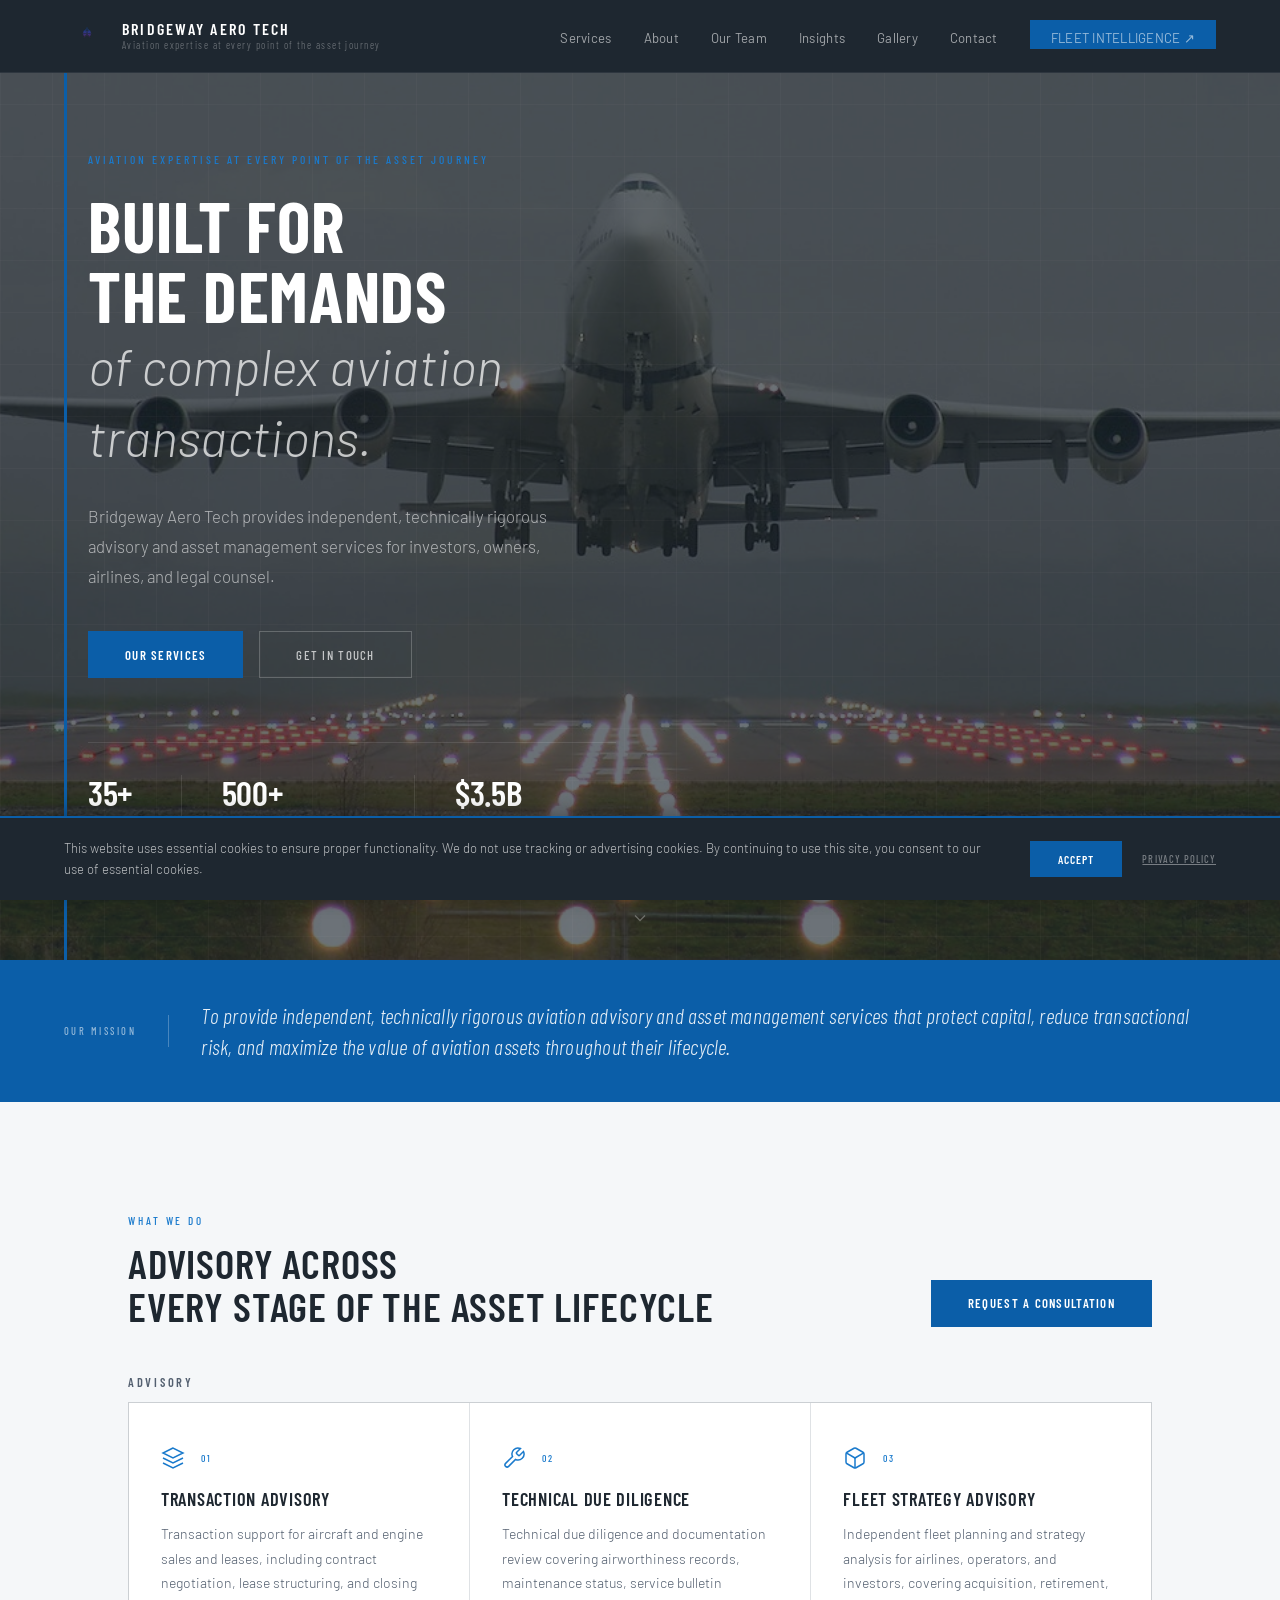
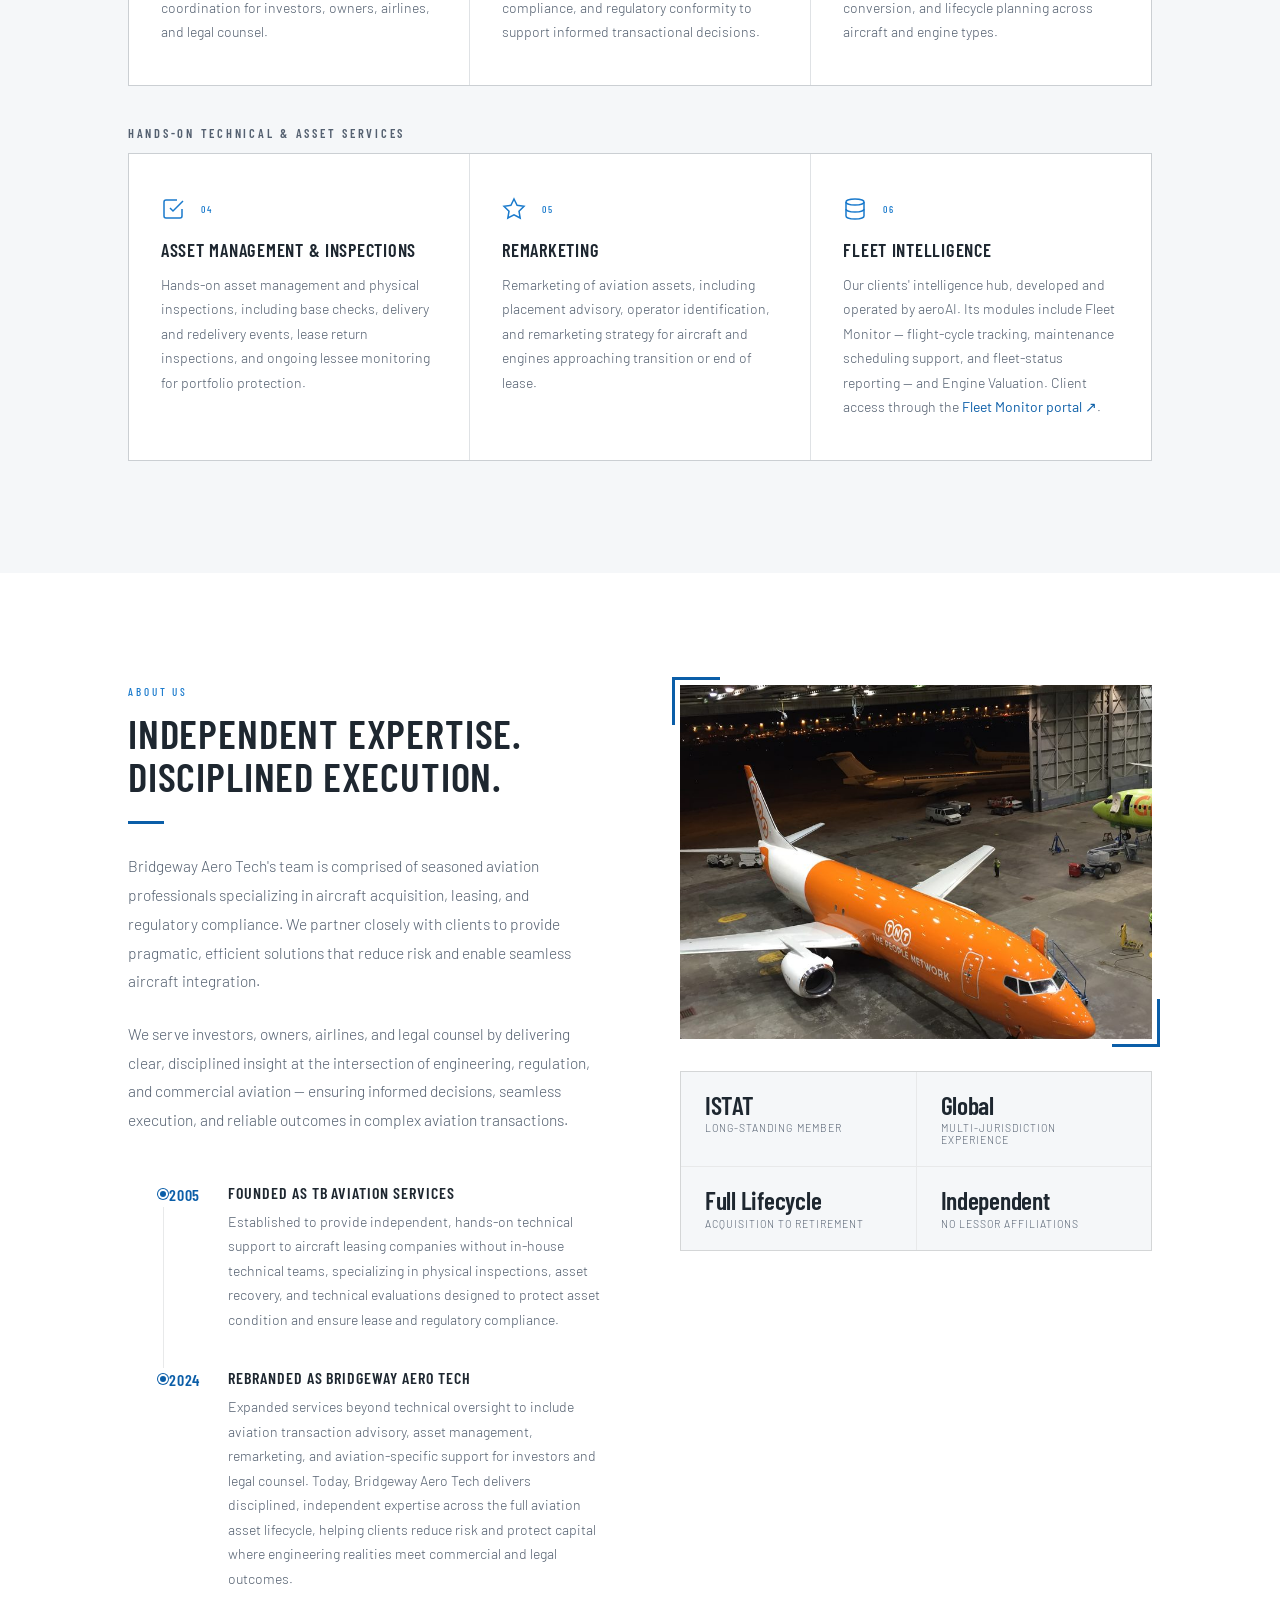
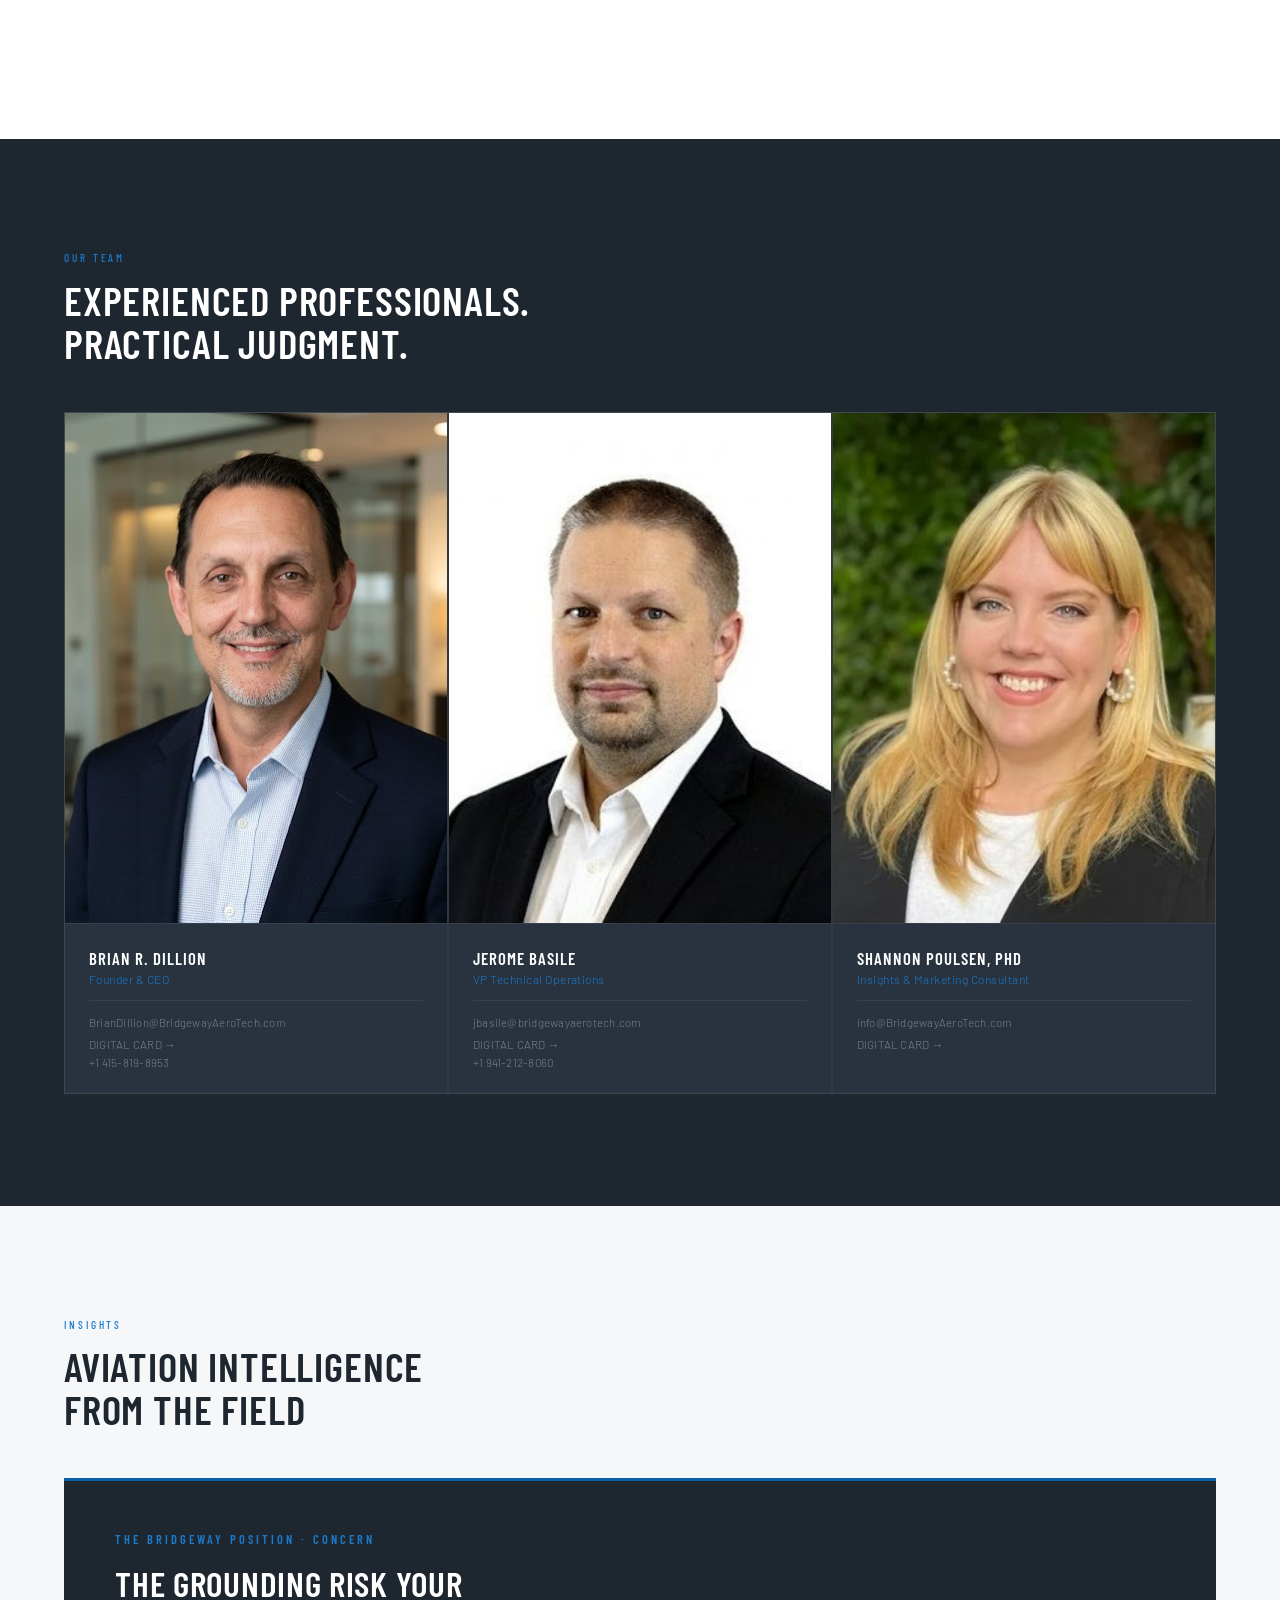
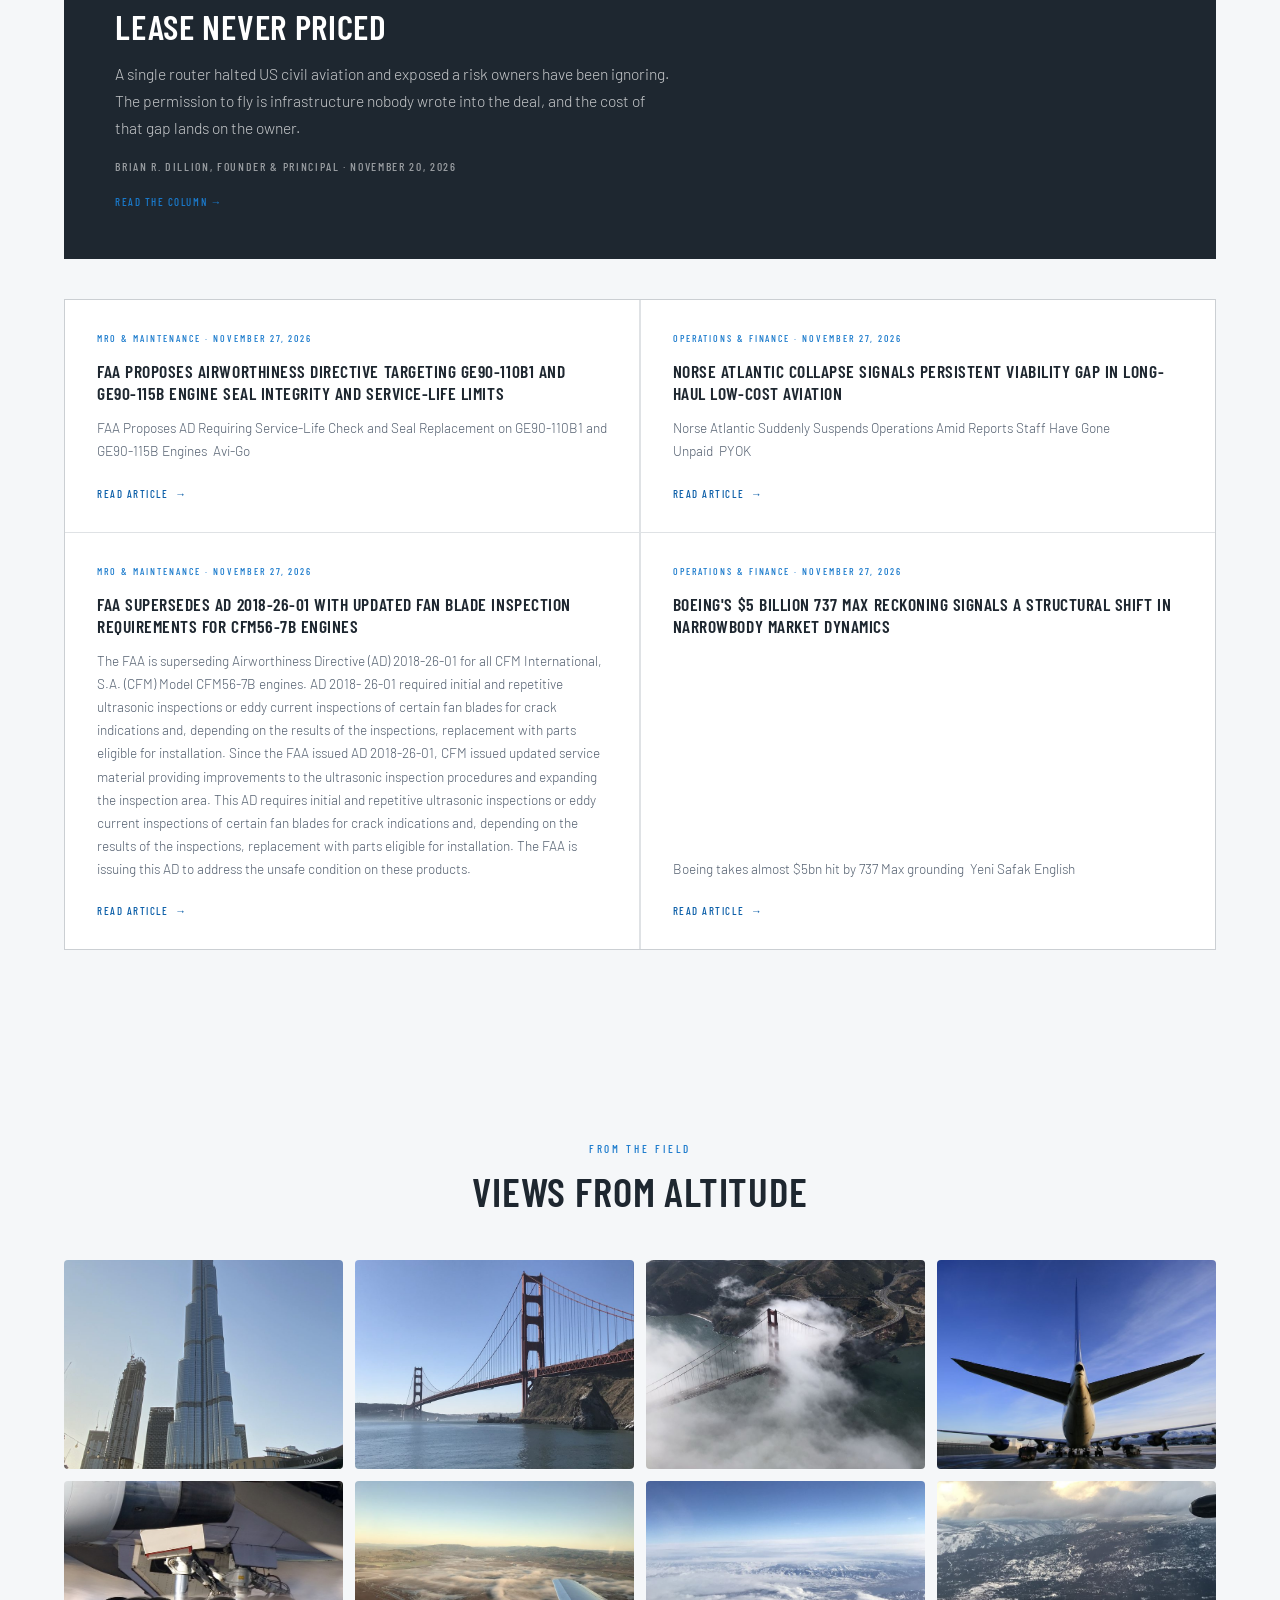
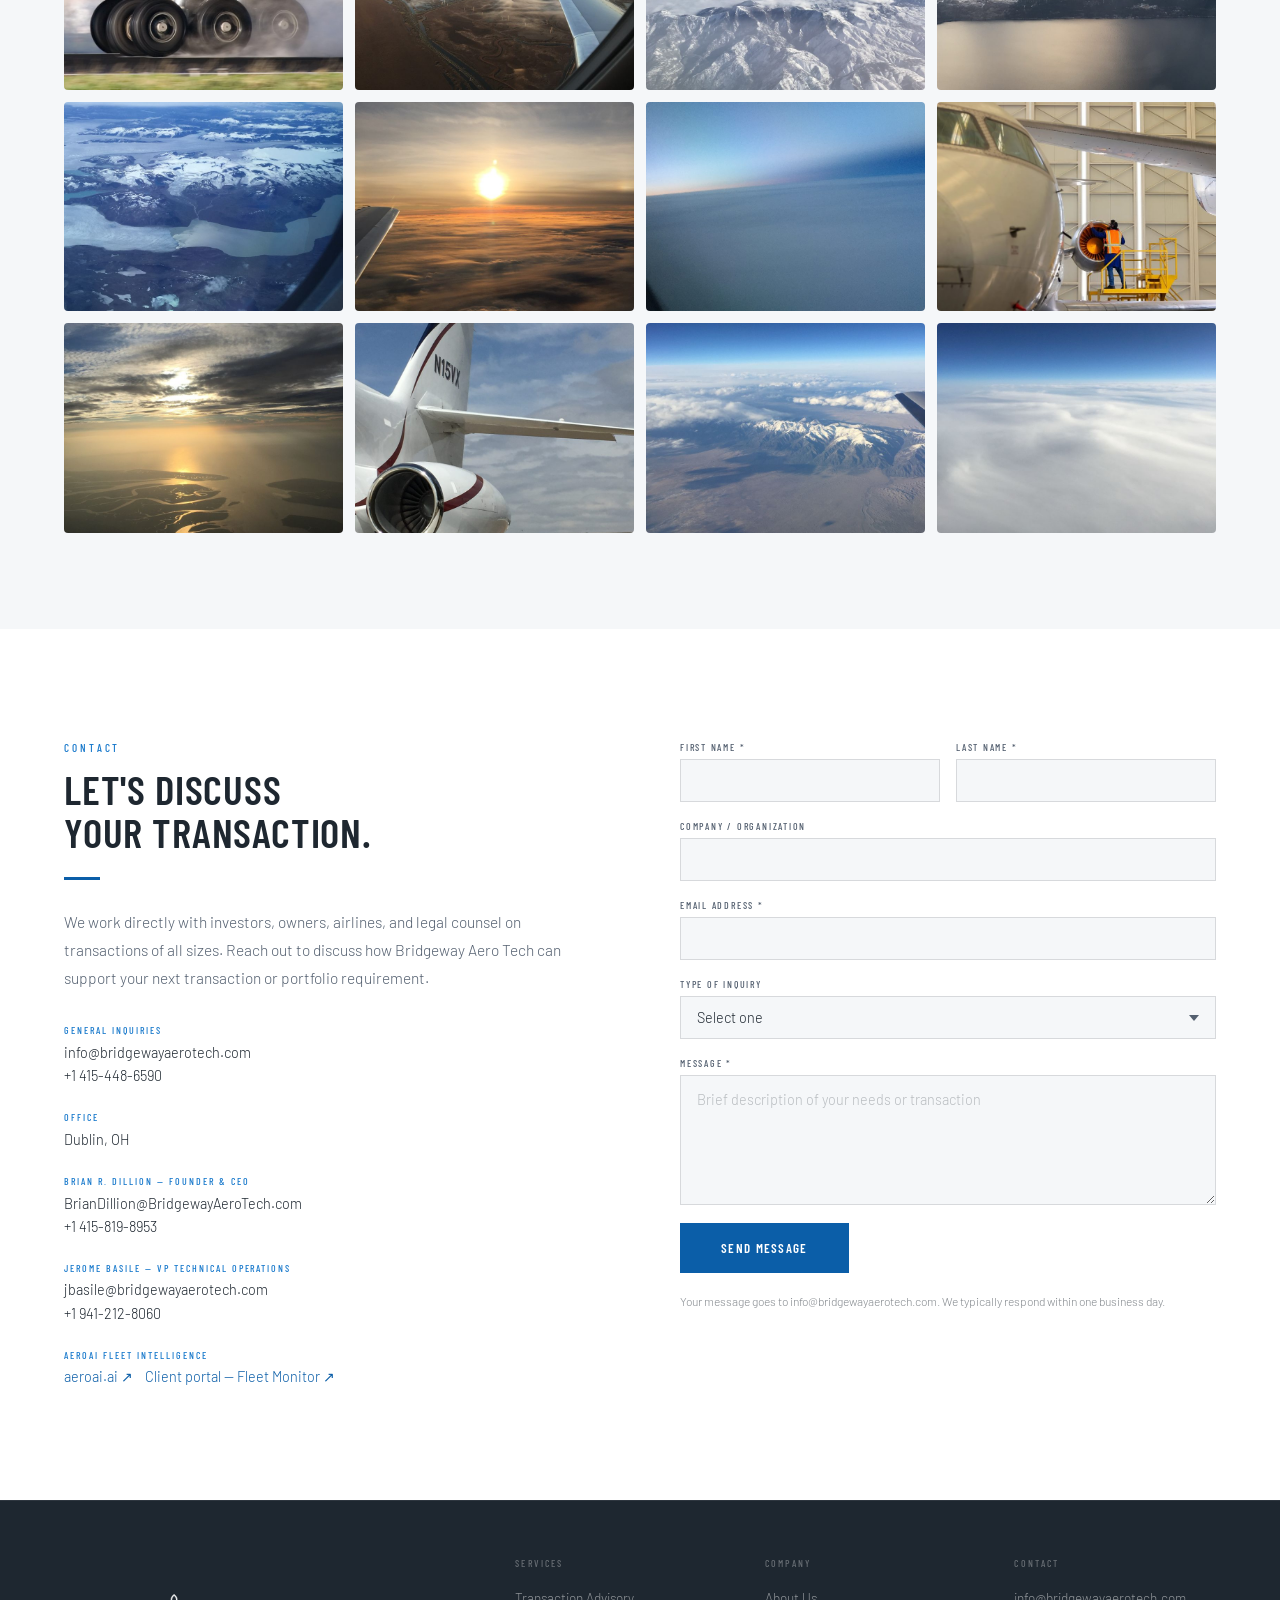
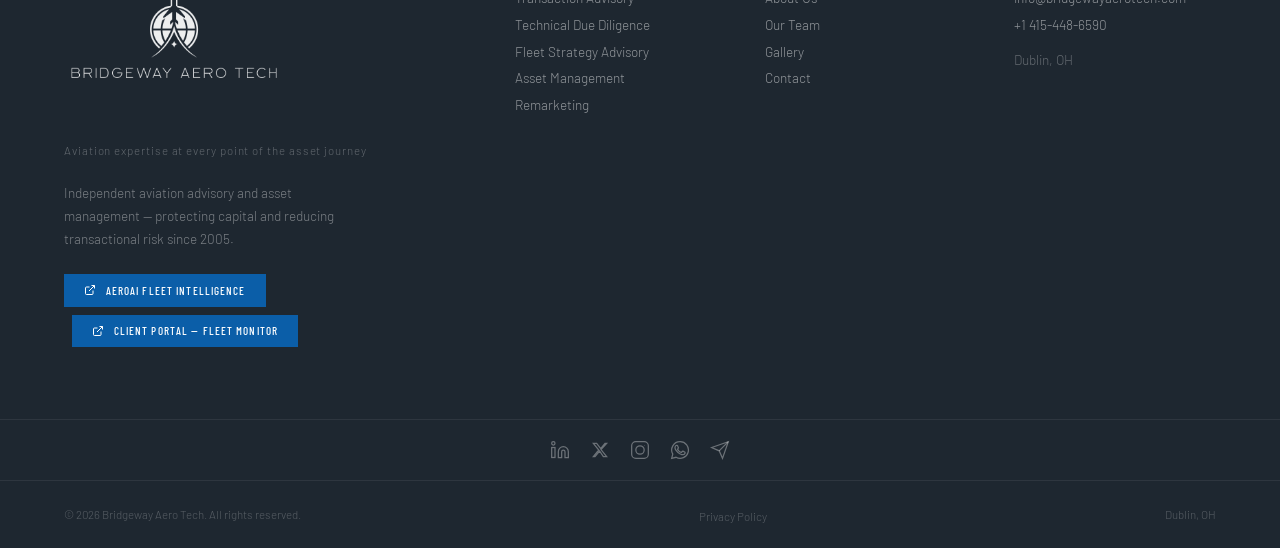
<file: index.html>
<!DOCTYPE html>
<html lang="en">
<head>
<meta charset="UTF-8">
<meta name="viewport" content="width=device-width, initial-scale=1.0">
<title>Bridgeway Aero Tech | Independent Aviation Advisory &amp; Asset Management</title>
<meta name="description" content="Bridgeway Aero Tech — Aviation expertise at every point of the asset journey. Independent, technically rigorous aviation advisory and asset management services that protect capital, reduce transactional risk, and maximize asset value.">

<!-- Open Graph -->
<meta property="og:type" content="website">
<meta property="og:title" content="Bridgeway Aero Tech | Independent Aviation Advisory &amp; Asset Management">
<meta property="og:description" content="Aviation expertise at every point of the asset journey. Independent, technically rigorous aviation advisory and asset management services that protect capital and maximize asset value.">
<meta property="og:url" content="https://bridgewayaerotech.com/">
<meta property="og:image" content="https://bridgewayaerotech.com/assets/images/hero-poster.jpg">
<meta property="og:site_name" content="Bridgeway Aero Tech">

<!-- Twitter Card -->
<meta name="twitter:card" content="summary_large_image">
<meta name="twitter:title" content="Bridgeway Aero Tech | Independent Aviation Advisory">
<meta name="twitter:description" content="Aviation expertise at every point of the asset journey. Independent aviation advisory and asset management services that protect capital and reduce transactional risk.">
<meta name="twitter:image" content="https://bridgewayaerotech.com/assets/images/hero-poster.jpg">

<!-- Canonical -->
<link rel="canonical" href="https://bridgewayaerotech.com/">

<!-- Favicon -->
<link rel="icon" type="image/png" href="bat-logo-files/icononly_transparent.png">
<link rel="apple-touch-icon" href="bat-logo-files/icononly_transparent.png">

<!-- Preconnect -->
<link rel="preconnect" href="https://fonts.googleapis.com">
<link rel="preconnect" href="https://fonts.gstatic.com" crossorigin>

<!-- Google Fonts -->
<link href="https://fonts.googleapis.com/css2?family=Barlow:ital,wght@0,300;0,400;0,500;0,600;1,300;1,400&family=Barlow+Condensed:ital,wght@0,300;0,500;0,600;0,700;1,300&display=swap" rel="stylesheet">

<!-- Stylesheet -->
<link rel="stylesheet" href="css/styles.css">

<!-- Structured Data -->
<script type="application/ld+json">
{
  "@context": "https://schema.org",
  "@type": "Organization",
  "name": "Bridgeway Aero Tech",
  "url": "https://bridgewayaerotech.com",
  "logo": "https://bridgewayaerotech.com/bat-logo-files/fulllogo_transparent.png",
  "description": "Independent aviation advisory and asset management services.",
  "telephone": "+1-415-448-6590",
  "email": "info@bridgewayaerotech.com",
  "address": {
    "@type": "PostalAddress",
    "addressLocality": "Dublin",
    "addressRegion": "OH",
    "addressCountry": "US"
  },
  "sameAs": [
    "https://www.linkedin.com/company/bridgewayaerotech",
    "https://www.instagram.com/bridgewayaerotech",
    "https://aeroai.ai"
  ],
  "founder": {
    "@type": "Person",
    "name": "Brian R. Dillion",
    "jobTitle": "Founder & CEO"
  },
  "foundingDate": "2005"
}
</script>
</head>
<body>

<!-- ─────────────────────────────────────────
     NAVIGATION
───────────────────────────────────────── -->
<header>
  <nav class="nav" id="mainNav">
    <div class="nav-inner">

      <a href="#home" class="nav-logo" aria-label="Bridgeway Aero Tech">
        <img class="nav-logo-mark" src="assets/images/logo-mark.png" alt="" aria-hidden="true">
        <div class="nav-wordmark">
          Bridgeway Aero Tech
          <span>Aviation expertise at every point of the asset journey</span>
        </div>
      </a>

      <ul class="nav-links" role="list">
        <li><a href="#services">Services</a></li>
        <li><a href="#about">About</a></li>
        <li><a href="#team">Our Team</a></li>
        <li class="nav-insights-link" hidden><a href="#insights">Insights</a></li>
        <li><a href="#gallery">Gallery</a></li>
        <li><a href="#contact">Contact</a></li>
        <li><a href="https://aeroai.ai" target="_blank" rel="noopener" class="nav-portal">Fleet Intelligence ↗</a></li>
      </ul>

      <button class="nav-toggle" id="navToggle" aria-label="Open menu" aria-expanded="false">
        <span></span>
        <span></span>
        <span></span>
      </button>

    </div>
  </nav>

  <!-- Mobile menu -->
  <div class="nav-mobile" id="navMobile" role="navigation" aria-label="Mobile menu">
    <ul role="list">
      <li><a href="#services" class="mobile-link">Services</a></li>
      <li><a href="#about" class="mobile-link">About</a></li>
      <li><a href="#team" class="mobile-link">Our Team</a></li>
      <li class="nav-insights-link" hidden><a href="#insights" class="mobile-link">Insights</a></li>
      <li><a href="#gallery" class="mobile-link">Gallery</a></li>
      <li><a href="#contact" class="mobile-link">Contact</a></li>
    </ul>
    <a href="https://aeroai.ai" target="_blank" rel="noopener" class="nav-portal-mobile">Fleet Intelligence ↗</a>
  </div>
</header>


<!-- ─────────────────────────────────────────
     HERO
───────────────────────────────────────── -->
<main>
<section class="hero" id="home" aria-label="Hero">

  <!-- Hero background image (swap back to <video> when hero-bg.mp4 is ready) -->
  <img class="hero-poster" src="assets/images/hero-poster.jpg" alt="" aria-hidden="true" loading="eager">

  <!-- Dark overlay -->
  <div class="hero-overlay" aria-hidden="true"></div>

  <!-- Engineering grid texture -->
  <div class="hero-grid-lines" aria-hidden="true"></div>

  <!-- Blue vertical accent -->
  <div class="hero-accent-bar" aria-hidden="true"></div>

  <div class="hero-content">
    <p class="hero-eyebrow">Aviation expertise at every point of the asset journey</p>
    <h1 class="hero-headline">
      Built for<br>
      the demands<br>
      <span class="italic-line">of complex aviation transactions.</span>
    </h1>
    <p class="hero-body">
      Bridgeway Aero Tech provides independent, technically rigorous advisory and asset management services for investors, owners, airlines, and legal counsel.
    </p>
    <div class="hero-actions">
      <a href="#services" class="btn-primary">Our Services</a>
      <a href="#contact" class="btn-ghost">Get in Touch</a>
    </div>
    <div class="hero-creds">
      <div class="cred">
        <div class="cred-value" data-count-target="35" data-count-suffix="+">35+</div>
        <div class="cred-label">Years in aviation</div>
      </div>
      <div class="cred">
        <div class="cred-value" data-count-target="500" data-count-suffix="+">500+</div>
        <div class="cred-label">Pre-purchase inspections — engines &amp; airframes</div>
      </div>
      <div class="cred">
        <div class="cred-value">$3.5B</div>
        <div class="cred-label">In aircraft &amp; engine assets supported</div>
      </div>
    </div>
    <p class="hero-creds-note">Principal experience &nbsp;·&nbsp; Firm established 2005 &nbsp;·&nbsp; ISTAT member</p>
  </div>

  <!-- Scroll-down indicator -->
  <a href="#services" class="hero-scroll-indicator" aria-label="Scroll down">
    <svg width="20" height="20" viewBox="0 0 24 24" fill="none" stroke="currentColor" stroke-width="1.5">
      <polyline points="6 9 12 15 18 9"/>
    </svg>
  </a>

</section>


<!-- ─────────────────────────────────────────
     MISSION STRIP
───────────────────────────────────────── -->
<div class="mission-strip" aria-label="Our mission">
  <div class="mission-strip-inner">
    <span class="mission-strip-label">Our Mission</span>
    <div class="mission-strip-rule" aria-hidden="true"></div>
    <p class="mission-strip-text">
      To provide independent, technically rigorous aviation advisory and asset management services that protect capital, reduce transactional risk, and maximize the value of aviation assets throughout their lifecycle.
    </p>
  </div>
</div>


<!-- ─────────────────────────────────────────
     SERVICES
───────────────────────────────────────── -->
<section class="services" id="services" aria-labelledby="services-heading">
  <div class="container">
    <div class="services-header">
      <div class="reveal">
        <p class="section-eyebrow">What We Do</p>
        <h2 class="section-title" id="services-heading">
          Advisory across<br>every stage of the asset lifecycle
        </h2>
      </div>
      <a href="#contact" class="btn-primary reveal reveal-delay-1" style="align-self:flex-end;">Request a Consultation</a>
    </div>

    <p class="services-group-label reveal">Advisory</p>
    <div class="services-grid">
      <div class="service-card reveal">
        <div class="service-card-header">
          <svg class="service-icon" viewBox="0 0 24 24" fill="none" stroke="currentColor" stroke-width="1.5" aria-hidden="true"><path d="M12 2L2 7l10 5 10-5-10-5z"/><path d="M2 17l10 5 10-5"/><path d="M2 12l10 5 10-5"/></svg>
          <div class="service-num">01</div>
        </div>
        <h3 class="service-name">Transaction Advisory</h3>
        <p class="service-desc">Transaction support for aircraft and engine sales and leases, including contract negotiation, lease structuring, and closing coordination for investors, owners, airlines, and legal counsel.</p>
      </div>
      <div class="service-card reveal reveal-delay-1">
        <div class="service-card-header">
          <svg class="service-icon" viewBox="0 0 24 24" fill="none" stroke="currentColor" stroke-width="1.5" aria-hidden="true"><path d="M14.7 6.3a1 1 0 000 1.4l1.6 1.6a1 1 0 001.4 0l3.77-3.77a6 6 0 01-7.94 7.94l-6.91 6.91a2.12 2.12 0 01-3-3l6.91-6.91a6 6 0 017.94-7.94l-3.76 3.76z"/></svg>
          <div class="service-num">02</div>
        </div>
        <h3 class="service-name">Technical Due Diligence</h3>
        <p class="service-desc">Technical due diligence and documentation review covering airworthiness records, maintenance status, service bulletin compliance, and regulatory conformity to support informed transactional decisions.</p>
      </div>
      <div class="service-card reveal reveal-delay-2">
        <div class="service-card-header">
          <svg class="service-icon" viewBox="0 0 24 24" fill="none" stroke="currentColor" stroke-width="1.5" aria-hidden="true"><path d="M21 16V8a2 2 0 00-1-1.73l-7-4a2 2 0 00-2 0l-7 4A2 2 0 003 8v8a2 2 0 001 1.73l7 4a2 2 0 002 0l7-4A2 2 0 0021 16z"/><polyline points="3.27 6.96 12 12.01 20.73 6.96"/><line x1="12" y1="22.08" x2="12" y2="12"/></svg>
          <div class="service-num">03</div>
        </div>
        <h3 class="service-name">Fleet Strategy Advisory</h3>
        <p class="service-desc">Independent fleet planning and strategy analysis for airlines, operators, and investors, covering acquisition, retirement, conversion, and lifecycle planning across aircraft and engine types.</p>
      </div>
    </div>

    <p class="services-group-label reveal">Hands-On Technical &amp; Asset Services</p>
    <div class="services-grid">
      <div class="service-card reveal">
        <div class="service-card-header">
          <svg class="service-icon" viewBox="0 0 24 24" fill="none" stroke="currentColor" stroke-width="1.5" aria-hidden="true"><path d="M9 11l3 3L22 4"/><path d="M21 12v7a2 2 0 01-2 2H5a2 2 0 01-2-2V5a2 2 0 012-2h11"/></svg>
          <div class="service-num">04</div>
        </div>
        <h3 class="service-name">Asset Management &amp; Inspections</h3>
        <p class="service-desc">Hands-on asset management and physical inspections, including base checks, delivery and redelivery events, lease return inspections, and ongoing lessee monitoring for portfolio protection.</p>
      </div>
      <div class="service-card reveal reveal-delay-1">
        <div class="service-card-header">
          <svg class="service-icon" viewBox="0 0 24 24" fill="none" stroke="currentColor" stroke-width="1.5" aria-hidden="true"><polygon points="12 2 15.09 8.26 22 9.27 17 14.14 18.18 21.02 12 17.77 5.82 21.02 7 14.14 2 9.27 8.91 8.26 12 2"/></svg>
          <div class="service-num">05</div>
        </div>
        <h3 class="service-name">Remarketing</h3>
        <p class="service-desc">Remarketing of aviation assets, including placement advisory, operator identification, and remarketing strategy for aircraft and engines approaching transition or end of lease.</p>
      </div>
      <div class="service-card reveal reveal-delay-2">
        <div class="service-card-header">
          <svg class="service-icon" viewBox="0 0 24 24" fill="none" stroke="currentColor" stroke-width="1.5" aria-hidden="true"><ellipse cx="12" cy="5" rx="9" ry="3"/><path d="M21 12c0 1.66-4 3-9 3s-9-1.34-9-3"/><path d="M3 5v14c0 1.66 4 3 9 3s9-1.34 9-3V5"/></svg>
          <div class="service-num">06</div>
        </div>
        <h3 class="service-name">Fleet Intelligence</h3>
        <p class="service-desc">Our clients' intelligence hub, developed and operated by aeroAI. Its modules include Fleet Monitor — flight-cycle tracking, maintenance scheduling support, and fleet-status reporting — and Engine Valuation. Client access through the <a href="https://app.aeroai.ai" target="_blank" rel="noopener" class="service-desc-link">Fleet Monitor portal ↗</a>.</p>
      </div>
    </div>
  </div>
</section>


<!-- ─────────────────────────────────────────
     ABOUT / HISTORY
───────────────────────────────────────── -->
<section class="about" id="about" aria-labelledby="about-heading">
  <div class="about-grid container">
    <div class="about-left">
      <div class="reveal">
        <p class="section-eyebrow">About Us</p>
        <h2 class="section-title" id="about-heading">
          Independent expertise.<br>Disciplined execution.
        </h2>
        <span class="blue-rule" style="margin-top:1.5rem;"></span>
      </div>

      <p class="about-body reveal reveal-delay-1">
        Bridgeway Aero Tech's team is comprised of seasoned aviation professionals specializing in aircraft acquisition, leasing, and regulatory compliance. We partner closely with clients to provide pragmatic, efficient solutions that reduce risk and enable seamless aircraft integration.
      </p>
      <p class="about-body reveal reveal-delay-1">
        We serve investors, owners, airlines, and legal counsel by delivering clear, disciplined insight at the intersection of engineering, regulation, and commercial aviation — ensuring informed decisions, seamless execution, and reliable outcomes in complex aviation transactions.
      </p>

      <div class="timeline reveal reveal-delay-2">
        <div class="timeline-item">
          <div class="timeline-year">2005</div>
          <div class="timeline-dot"></div>
          <div class="timeline-content-wrap">
            <h4 class="timeline-title">Founded as TB Aviation Services</h4>
            <p class="timeline-body">Established to provide independent, hands-on technical support to aircraft leasing companies without in-house technical teams, specializing in physical inspections, asset recovery, and technical evaluations designed to protect asset condition and ensure lease and regulatory compliance.</p>
          </div>
        </div>
        <div class="timeline-item">
          <div class="timeline-year">2024</div>
          <div class="timeline-dot"></div>
          <div class="timeline-content-wrap">
            <h4 class="timeline-title">Rebranded as Bridgeway Aero Tech</h4>
            <p class="timeline-body">Expanded services beyond technical oversight to include aviation transaction advisory, asset management, remarketing, and aviation-specific support for investors and legal counsel. Today, Bridgeway Aero Tech delivers disciplined, independent expertise across the full aviation asset lifecycle, helping clients reduce risk and protect capital where engineering realities meet commercial and legal outcomes.</p>
          </div>
        </div>
      </div>
    </div>

    <div class="about-right reveal reveal-delay-1">
      <div class="about-photo-wrap">
        <!-- Drop your operational photo at assets/images/about-photo.jpg -->
        <img src="assets/images/about-photo.jpg" alt="Bridgeway Aero Tech — operational aviation photo" class="about-photo" loading="lazy">
      </div>

      <div class="about-creds">
        <div class="about-cred">
          <div class="about-cred-value">ISTAT</div>
          <div class="about-cred-label">Long-standing member</div>
        </div>
        <div class="about-cred">
          <div class="about-cred-value">Global</div>
          <div class="about-cred-label">Multi-jurisdiction experience</div>
        </div>
        <div class="about-cred">
          <div class="about-cred-value">Full Lifecycle</div>
          <div class="about-cred-label">Acquisition to retirement</div>
        </div>
        <div class="about-cred">
          <div class="about-cred-value">Independent</div>
          <div class="about-cred-label">No lessor affiliations</div>
        </div>
      </div>
    </div>
  </div>
</section>


<!-- ─────────────────────────────────────────
     TEAM
───────────────────────────────────────── -->
<section class="team" id="team" aria-labelledby="team-heading">
  <div class="team-header reveal">
    <p class="section-eyebrow">Our Team</p>
    <h2 class="section-title section-title-light" id="team-heading">
      Experienced professionals.<br>Practical judgment.
    </h2>
  </div>

  <div class="team-grid">

    <article class="team-card reveal">
      <img src="assets/images/team/brian-dillion-2026.jpg" alt="Brian R. Dillion — Founder and CEO" class="team-photo" loading="lazy">
      <div class="team-info">
        <div class="team-name">Brian R. Dillion</div>
        <div class="team-role">Founder &amp; CEO</div>
        <div class="team-contact">
          <a href="mailto:BrianDillion@BridgewayAeroTech.com">BrianDillion@BridgewayAeroTech.com</a>
          <a href="card/brian-dillion.html" class="team-card-link">Digital card &rarr;</a>
          <a href="tel:+14158198953">+1 415-819-8953</a>
        </div>
      </div>
    </article>

    <article class="team-card reveal reveal-delay-1">
      <img src="assets/images/team/jerome-basile.jpg" alt="Jerome Basile — VP Technical Operations" class="team-photo" loading="lazy">
      <div class="team-info">
        <div class="team-name">Jerome Basile</div>
        <div class="team-role">VP Technical Operations</div>
        <div class="team-contact">
          <a href="mailto:jbasile@bridgewayaerotech.com">jbasile@bridgewayaerotech.com</a>
          <a href="card/jerome-basile.html" class="team-card-link">Digital card &rarr;</a>
          <a href="tel:+19412128060">+1 941-212-8060</a>
        </div>
      </div>
    </article>

    <article class="team-card reveal reveal-delay-2">
      <img src="assets/images/team/shannon-poulsen.jpg" alt="Shannon Poulsen, PhD — Insights and Marketing Consultant" class="team-photo" loading="lazy">
      <div class="team-info">
        <div class="team-name">Shannon Poulsen, PhD</div>
        <div class="team-role">Insights &amp; Marketing Consultant</div>
        <div class="team-contact">
          <a href="mailto:info@BridgewayAeroTech.com">info@BridgewayAeroTech.com</a>
          <a href="card/shannon-poulsen.html" class="team-card-link">Digital card &rarr;</a>
        </div>
      </div>
    </article>

  </div>
</section>


<!-- ─────────────────────────────────────────
     INSIGHTS — populated from assets/blog/posts.json by the
     content pipeline; section stays hidden until posts exist
───────────────────────────────────────── -->
<section class="insights" id="insights" aria-labelledby="insights-heading" hidden>
  <div class="insights-header">
    <div class="reveal">
      <p class="section-eyebrow">Insights</p>
      <h2 class="section-title" id="insights-heading">
        Aviation intelligence<br>from the field
      </h2>
    </div>
  </div>
  <div class="editorial-featured reveal" id="insightsFeatured" hidden></div>
  <div class="insights-grid" id="insightsGrid"></div>
</section>


<!-- ─────────────────────────────────────────
     GALLERY
───────────────────────────────────────── -->
<section class="gallery" id="gallery" aria-labelledby="gallery-heading">
  <div class="gallery-header reveal">
    <p class="section-eyebrow">From the Field</p>
    <h2 class="section-title" id="gallery-heading">
      Views from altitude
    </h2>
  </div>
  <div class="gallery-grid" id="galleryGrid">
    <!-- JS populates from manifest.json — 16 images shown, rotating 4 every 15 days -->
  </div>
</section>


<!-- ─────────────────────────────────────────
     CONTACT
───────────────────────────────────────── -->
<section class="contact" id="contact" aria-labelledby="contact-heading">
  <div class="contact-grid">

    <div class="contact-info">
      <div class="reveal">
        <p class="section-eyebrow">Contact</p>
        <h2 class="section-title" id="contact-heading">
          Let's discuss<br>your transaction.
        </h2>
        <span class="blue-rule" style="margin-top:1.5rem;"></span>
      </div>

      <p class="section-body reveal reveal-delay-1" style="margin-bottom:0;">
        We work directly with investors, owners, airlines, and legal counsel on transactions of all sizes. Reach out to discuss how Bridgeway Aero Tech can support your next transaction or portfolio requirement.
      </p>

      <div class="contact-detail reveal reveal-delay-2">
        <div>
          <p class="contact-item-label">General Inquiries</p>
          <p class="contact-item-value">
            <a href="mailto:info@bridgewayaerotech.com">info@bridgewayaerotech.com</a><br>
            <a href="tel:+14154486590">+1 415-448-6590</a>
          </p>
        </div>
        <div>
          <p class="contact-item-label">Office</p>
          <p class="contact-item-value">Dublin, OH</p>
        </div>
        <div>
          <p class="contact-item-label">Brian R. Dillion — Founder &amp; CEO</p>
          <p class="contact-item-value">
            <a href="mailto:BrianDillion@BridgewayAeroTech.com">BrianDillion@BridgewayAeroTech.com</a><br>
            <a href="tel:+14158198953">+1 415-819-8953</a>
          </p>
        </div>
        <div>
          <p class="contact-item-label">Jerome Basile — VP Technical Operations</p>
          <p class="contact-item-value">
            <a href="mailto:jbasile@bridgewayaerotech.com">jbasile@bridgewayaerotech.com</a><br>
            <a href="tel:+19412128060">+1 941-212-8060</a>
          </p>
        </div>
        <div>
          <p class="contact-item-label">aeroAI Fleet Intelligence</p>
          <p class="contact-item-value">
            <a href="https://aeroai.ai" target="_blank" rel="noopener" style="color:var(--blue);">aeroai.ai ↗</a>
            &nbsp;&nbsp;
            <a href="https://app.aeroai.ai" target="_blank" rel="noopener" style="color:var(--blue);">Client portal — Fleet Monitor ↗</a>
          </p>
        </div>
      </div>
    </div>

    <!-- Contact form -->
    <div class="reveal reveal-delay-1">
      <form
        class="contact-form"
        action="mailto:info@bridgewayaerotech.com"
        method="post"
        enctype="text/plain"
        id="contactForm"
        novalidate
        aria-label="Contact form"
      >
        <!-- Honeypot field — invisible to humans, catches bots -->
        <div class="form-hp" aria-hidden="true">
          <label for="website">Website</label>
          <input type="text" id="website" name="website" tabindex="-1" autocomplete="off">
        </div>

        <div class="form-row">
          <div class="form-group">
            <label class="form-label" for="fname">First Name *</label>
            <input class="form-input" type="text" id="fname" name="first_name" required autocomplete="given-name">
          </div>
          <div class="form-group">
            <label class="form-label" for="lname">Last Name *</label>
            <input class="form-input" type="text" id="lname" name="last_name" required autocomplete="family-name">
          </div>
        </div>

        <div class="form-group">
          <label class="form-label" for="company">Company / Organization</label>
          <input class="form-input" type="text" id="company" name="company" autocomplete="organization">
        </div>

        <div class="form-group">
          <label class="form-label" for="email">Email Address *</label>
          <input class="form-input" type="email" id="email" name="email" required autocomplete="email">
        </div>

        <div class="form-group">
          <label class="form-label" for="inquiry">Type of Inquiry</label>
          <select class="form-select" id="inquiry" name="inquiry_type">
            <option value="" disabled selected>Select one</option>
            <option value="Transaction Advisory">Transaction Advisory</option>
            <option value="Technical Due Diligence">Technical Due Diligence</option>
            <option value="Asset Management">Asset Management</option>
            <option value="Fleet Strategy">Fleet Strategy Advisory</option>
            <option value="Remarketing">Remarketing</option>
            <option value="Fleet Intelligence">Fleet Intelligence — aeroAI</option>
            <option value="General">General Inquiry</option>
          </select>
        </div>

        <div class="form-group">
          <label class="form-label" for="message">Message *</label>
          <textarea class="form-textarea" id="message" name="message" required placeholder="Brief description of your needs or transaction"></textarea>
        </div>

        <button type="submit" class="form-submit">Send Message</button>
        <p class="form-note">Your message goes to info@bridgewayaerotech.com. We typically respond within one business day.</p>

      </form>

      <!-- Success message (shown after form submits) -->
      <div class="form-success" id="formSuccess">
        <div class="form-success-title">Message Sent</div>
        <p class="form-success-text">Thank you for reaching out. We typically respond within one business day.</p>
      </div>
    </div>

  </div>
</section>
</main>


<!-- ─────────────────────────────────────────
     FOOTER
───────────────────────────────────────── -->
<footer class="footer" aria-label="Site footer">
  <div class="footer-top">

    <div>
      <img src="assets/images/logo-full.png" alt="Bridgeway Aero Tech" class="footer-logo" aria-hidden="true">
      <div class="footer-brand-sub">Aviation expertise at every point of the asset journey</div>
      <p class="footer-tagline">
        Independent aviation advisory and asset management — protecting capital and reducing transactional risk since 2005.
      </p>
      <div class="footer-portals">
        <a href="https://aeroai.ai" target="_blank" rel="noopener" class="footer-portal">
          <svg width="12" height="12" viewBox="0 0 24 24" fill="none" stroke="currentColor" stroke-width="2" aria-hidden="true"><path d="M18 13v6a2 2 0 01-2 2H5a2 2 0 01-2-2V8a2 2 0 012-2h6"/><polyline points="15 3 21 3 21 9"/><line x1="10" y1="14" x2="21" y2="3"/></svg>
          aeroAI Fleet Intelligence
        </a>
        <a href="https://app.aeroai.ai" target="_blank" rel="noopener" class="footer-portal">
          <svg width="12" height="12" viewBox="0 0 24 24" fill="none" stroke="currentColor" stroke-width="2" aria-hidden="true"><path d="M18 13v6a2 2 0 01-2 2H5a2 2 0 01-2-2V8a2 2 0 012-2h6"/><polyline points="15 3 21 3 21 9"/><line x1="10" y1="14" x2="21" y2="3"/></svg>
          Client Portal — Fleet Monitor
        </a>
      </div>
    </div>

    <div>
      <div class="footer-col-title">Services</div>
      <ul class="footer-col-links" role="list">
        <li><a href="#services">Transaction Advisory</a></li>
        <li><a href="#services">Technical Due Diligence</a></li>
        <li><a href="#services">Fleet Strategy Advisory</a></li>
        <li><a href="#services">Asset Management</a></li>
        <li><a href="#services">Remarketing</a></li>
      </ul>
    </div>

    <div>
      <div class="footer-col-title">Company</div>
      <ul class="footer-col-links" role="list">
        <li><a href="#about">About Us</a></li>
        <li><a href="#team">Our Team</a></li>
        <li><a href="#gallery">Gallery</a></li>
        <li><a href="#contact">Contact</a></li>
      </ul>
    </div>

    <div>
      <div class="footer-col-title">Contact</div>
      <ul class="footer-col-links" role="list">
        <li><a href="mailto:info@bridgewayaerotech.com">info@bridgewayaerotech.com</a></li>
        <li><a href="tel:+14154486590">+1 415-448-6590</a></li>
        <li style="color:rgba(255,255,255,.3);font-size:.85rem;font-weight:300;margin-top:.5rem;">Dublin, OH</li>
      </ul>
    </div>

  </div>

  <!-- Social media links -->
  <div class="footer-social">
    <a href="https://www.linkedin.com/company/bridgewayaerotech" target="_blank" rel="noopener" aria-label="LinkedIn">
      <svg viewBox="0 0 24 24" fill="none" stroke="currentColor" stroke-width="1.5"><path d="M16 8a6 6 0 016 6v7h-4v-7a2 2 0 00-4 0v7h-4v-7a6 6 0 016-6z"/><rect x="2" y="9" width="4" height="12"/><circle cx="4" cy="4" r="2"/></svg>
    </a>
    <a href="https://x.com/bridgewayaero" target="_blank" rel="noopener" aria-label="X (Twitter)">
      <svg viewBox="0 0 24 24" fill="none" stroke="currentColor" stroke-width="1.5"><path d="M4 4l6.5 8L4 20h2l5.5-6.8L16 20h4l-6.8-8.5L20 4h-2l-5.2 6.3L8 4H4z"/></svg>
    </a>
    <a href="https://www.instagram.com/bridgewayaerotech" target="_blank" rel="noopener" aria-label="Instagram">
      <svg viewBox="0 0 24 24" fill="none" stroke="currentColor" stroke-width="1.5"><rect x="2" y="2" width="20" height="20" rx="5"/><circle cx="12" cy="12" r="5"/><circle cx="17.5" cy="6.5" r=".5" fill="currentColor" stroke="none"/></svg>
    </a>
    <a href="https://wa.me/14154486590" target="_blank" rel="noopener" aria-label="WhatsApp">
      <svg viewBox="0 0 24 24" fill="none" stroke="currentColor" stroke-width="1.5"><path d="M17.472 14.382c-.297-.149-1.758-.867-2.03-.967-.273-.099-.471-.148-.67.15-.197.297-.767.966-.94 1.164-.173.199-.347.223-.644.075-.297-.15-1.255-.463-2.39-1.475-.883-.788-1.48-1.761-1.653-2.059-.173-.297-.018-.458.13-.606.134-.133.298-.347.446-.52.149-.174.198-.298.298-.497.099-.198.05-.371-.025-.52-.075-.149-.669-1.612-.916-2.207-.242-.579-.487-.5-.669-.51-.173-.008-.371-.01-.57-.01-.198 0-.52.074-.792.372-.272.297-1.04 1.016-1.04 2.479 0 1.462 1.065 2.875 1.213 3.074.149.198 2.096 3.2 5.077 4.487.709.306 1.262.489 1.694.625.712.227 1.36.195 1.871.118.571-.085 1.758-.719 2.006-1.413.248-.694.248-1.289.173-1.413-.074-.124-.272-.198-.57-.347z"/><path d="M12 2a10 10 0 00-8.675 14.95L2 22l5.233-1.276A10 10 0 1012 2z"/></svg>
    </a>
    <a href="https://t.me/bridgewayaerotech" target="_blank" rel="noopener" aria-label="Telegram">
      <svg viewBox="0 0 24 24" fill="none" stroke="currentColor" stroke-width="1.5"><path d="M22 2L11 13"/><polygon points="22 2 15 22 11 13 2 9 22 2"/></svg>
    </a>
  </div>

  <div class="footer-bottom container" style="padding-left:var(--gutter);padding-right:var(--gutter);">
    <p class="footer-legal">&copy; <span class="footer-year">2026</span> Bridgeway Aero Tech. All rights reserved.</p>
    <ul class="footer-legal-links" role="list">
      <li><a href="privacy.html">Privacy Policy</a></li>
    </ul>
    <p class="footer-address">Dublin, OH</p>
  </div>
</footer>


<!-- COOKIE CONSENT BANNER -->
<div id="cookieBanner" class="cookie-banner" role="dialog" aria-label="Cookie consent" style="display:none;">
  <div class="cookie-inner">
    <p class="cookie-text">This website uses essential cookies to ensure proper functionality. We do not use tracking or advertising cookies. By continuing to use this site, you consent to our use of essential cookies.</p>
    <div class="cookie-actions">
      <button id="cookieAccept" class="cookie-accept">Accept</button>
      <a href="privacy.html" id="cookiePrivacy" class="cookie-privacy">Privacy Policy</a>
    </div>
  </div>
</div>

<!-- ─────────────────────────────────────────
     BACK TO TOP
───────────────────────────────────────── -->
<button class="back-to-top" id="backToTop" aria-label="Back to top">
  <svg viewBox="0 0 24 24" fill="none" stroke="currentColor" stroke-width="2">
    <polyline points="18 15 12 9 6 15"/>
  </svg>
</button>


<!-- JavaScript -->
<script src="js/main.js"></script>

</body>
</html>
</file>
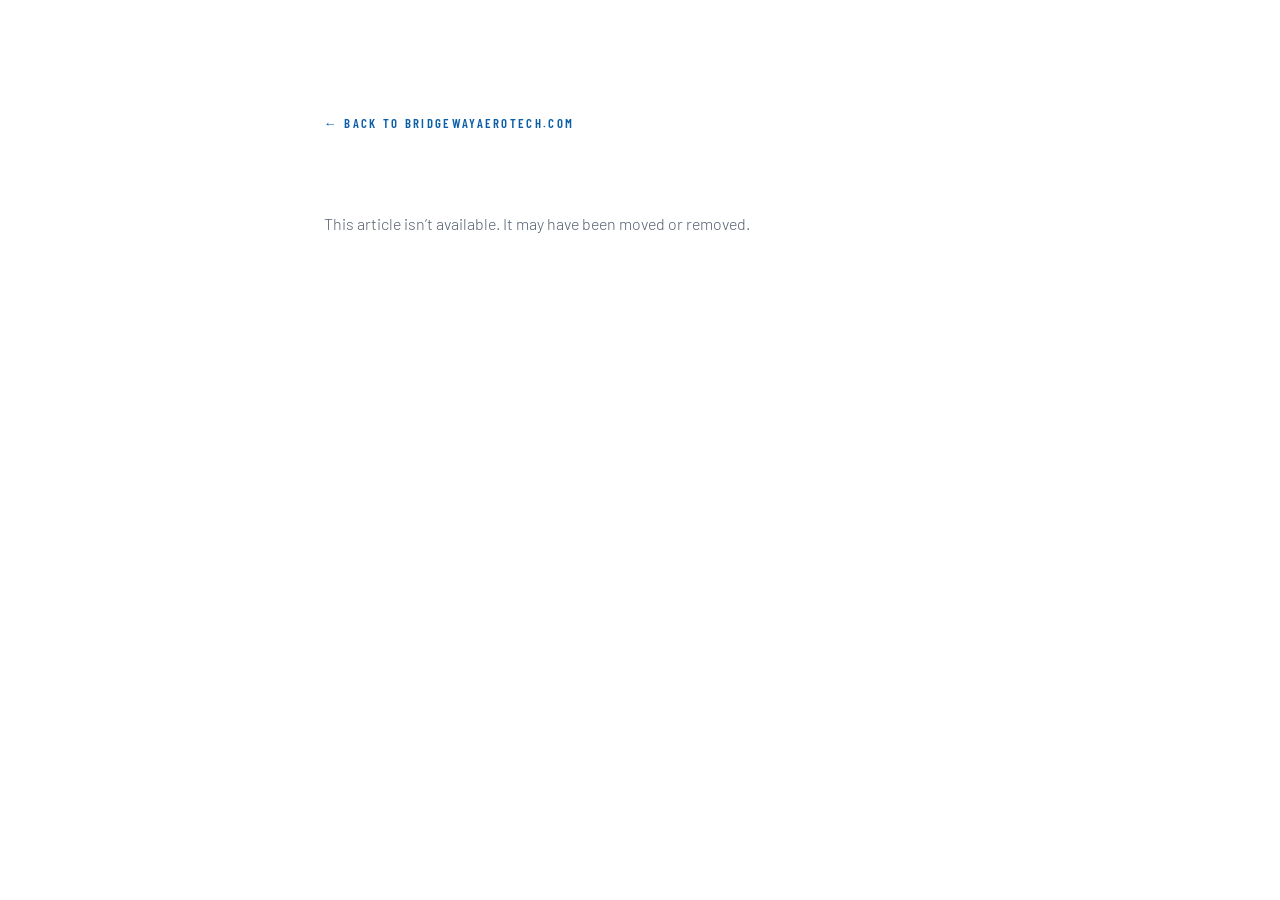
<file: article.html>
<!DOCTYPE html>
<html lang="en">
<head>
<meta charset="UTF-8">
<meta name="viewport" content="width=device-width, initial-scale=1.0">
<title>Insights | Bridgeway Aero Tech</title>
<meta name="description" content="Aviation intelligence from the field — insights from Bridgeway Aero Tech.">
<meta name="robots" content="noindex">
<link rel="icon" type="image/png" href="bat-logo-files/icononly_transparent.png">
<link rel="preconnect" href="https://fonts.googleapis.com">
<link rel="preconnect" href="https://fonts.gstatic.com" crossorigin>
<link href="https://fonts.googleapis.com/css2?family=Barlow:ital,wght@0,300;0,400;0,500;0,600;1,300;1,400&family=Barlow+Condensed:ital,wght@0,300;0,500;0,600;0,700;1,300&display=swap" rel="stylesheet">
<link rel="stylesheet" href="css/styles.css">
<style>
  .article-page {
    max-width: 760px;
    margin: 0 auto;
    padding: 7rem var(--gutter) 5rem;
  }
  .article-back {
    display: inline-block;
    font-family: var(--cond);
    font-size: .8rem;
    font-weight: 600;
    letter-spacing: .18em;
    text-transform: uppercase;
    color: var(--blue);
    margin-bottom: 2.2rem;
  }
  .article-back:hover { text-decoration: underline; }
  .article-meta {
    font-family: var(--cond);
    font-size: .78rem;
    font-weight: 500;
    letter-spacing: .18em;
    text-transform: uppercase;
    color: var(--blue-lt);
    margin-bottom: .9rem;
  }
  .article-headline {
    font-family: var(--cond);
    font-size: clamp(1.7rem, 3.4vw, 2.6rem);
    font-weight: 600;
    text-transform: uppercase;
    letter-spacing: .02em;
    line-height: 1.15;
    margin-bottom: 1.2rem;
  }
  .article-rule {
    width: 56px;
    height: 3px;
    background: var(--blue);
    margin-bottom: 2rem;
  }
  .article-byline {
    font-family: var(--cond);
    font-size: .82rem;
    font-weight: 600;
    letter-spacing: .14em;
    text-transform: uppercase;
    color: var(--muted);
    margin: -1rem 0 1.6rem;
  }
  .article-subhead {
    font-family: var(--cond);
    font-size: 1.15rem;
    font-weight: 600;
    letter-spacing: .02em;
    color: var(--charcoal);
    margin: 2rem 0 .9rem;
    max-width: 68ch;
  }
  .article-body p {
    font-size: 1rem;
    font-weight: 300;
    line-height: 1.85;
    color: var(--charcoal);
    margin-bottom: 1.2rem;
    max-width: 68ch;
  }
  .article-source {
    margin-top: 2.5rem;
    padding-top: 1.2rem;
    border-top: 1px solid var(--rule);
    font-size: .85rem;
    font-weight: 300;
    color: var(--muted);
  }
  .article-source a { color: var(--blue); }
  .article-source a:hover { text-decoration: underline; }
  .article-missing {
    font-size: 1rem;
    font-weight: 300;
    color: var(--muted);
    padding: 3rem 0;
  }
</style>
</head>
<body>

<main class="article-page">
  <a href="index.html#insights" class="article-back">← Back to BridgewayAeroTech.com</a>
  <div id="articleRoot">
    <p class="article-missing">Loading…</p>
  </div>
</main>

<script>
(function() {
  'use strict';
  var SECTIONS = { MRO: 'MRO & Maintenance', OPS_FINANCE: 'Operations & Finance', AI_TECH: 'AI & Technology' };
  var TONE_LABELS = { AGREE: 'Favorable', CAUTION: 'Caution', CONCERN: 'Concern' };
  var root = document.getElementById('articleRoot');
  var id = new URLSearchParams(window.location.search).get('id');

  function showMissing() {
    root.textContent = '';
    var p = document.createElement('p');
    p.className = 'article-missing';
    p.textContent = 'This article isn’t available. It may have been moved or removed.';
    root.appendChild(p);
  }

  function render(post, isOpinion) {
    document.title = post.headline + ' | Bridgeway Aero Tech';
    root.textContent = '';

    var meta = document.createElement('p');
    meta.className = 'article-meta';
    var d = new Date(post.published_at);
    var dateStr = isNaN(d) ? '' : d.toLocaleDateString('en-US', { year: 'numeric', month: 'long', day: 'numeric' });
    meta.textContent = isOpinion
      ? 'The Bridgeway Position' + (TONE_LABELS[post.tone] ? '  ·  ' + TONE_LABELS[post.tone] : '') + '  ·  ' + dateStr
      : (SECTIONS[post.section] || 'Aviation') + '  ·  ' + dateStr;

  // Drafted bodies come from the content pipeline as Markdown: ATX headings
  // and **bold**. Rendered as DOM nodes rather than innerHTML so article text
  // can never inject markup. Anything unrecognised falls through as plain text.
  function inlineMarkdown(text, el) {
    var re = /(\*\*|__)(.+?)\1|(\*|_)(.+?)\3/g;
    var last = 0, m;
    while ((m = re.exec(text)) !== null) {
      if (m.index > last) el.appendChild(document.createTextNode(text.slice(last, m.index)));
      var bold = m[2] !== undefined;
      var node = document.createElement(bold ? 'strong' : 'em');
      node.textContent = bold ? m[2] : m[4];
      el.appendChild(node);
      last = re.lastIndex;
    }
    if (last < text.length) el.appendChild(document.createTextNode(text.slice(last)));
  }

  function renderBody(text, container) {
    var lines = String(text || '').split(/\n/);
    var para = [];
    function flush() {
      if (!para.length) return;
      var p = document.createElement('p');
      inlineMarkdown(para.join(' ').trim(), p);
      container.appendChild(p);
      para = [];
    }
    lines.forEach(function(line) {
      var t = line.trim();
      if (!t) { flush(); return; }
      var h = /^(#{1,6})\s+(.*)$/.exec(t);
      if (h) {
        flush();
        var el = document.createElement('h2');
        el.className = 'article-subhead';
        inlineMarkdown(h[2].trim(), el);
        container.appendChild(el);
        return;
      }
      // A standalone **bolded** line is a subhead in these drafts, not a paragraph.
      var b = /^\*\*(.+)\*\*$/.exec(t);
      if (b) {
        flush();
        var el2 = document.createElement('h2');
        el2.className = 'article-subhead';
        el2.textContent = b[1].trim();
        container.appendChild(el2);
        return;
      }
      para.push(t);
    });
    flush();
  }

    var h1 = document.createElement('h1');
    h1.className = 'article-headline';
    h1.textContent = post.headline || '';

    var rule = document.createElement('div');
    rule.className = 'article-rule';

    var body = document.createElement('div');
    body.className = 'article-body';
    renderBody(post.body, body);

    root.appendChild(meta);
    root.appendChild(h1);
    root.appendChild(rule);

    if (isOpinion) {
      var byline = document.createElement('p');
      byline.className = 'article-byline';
      byline.textContent = 'By ' + (post.author || 'Brian R. Dillion') + ', ' + (post.author_role || 'Founder & Principal');
      root.appendChild(byline);
    }

    root.appendChild(body);

    if (post.source_url || post.source) {
      var src = document.createElement('p');
      src.className = 'article-source';
      src.appendChild(document.createTextNode(
        (isOpinion ? 'This column responds to reporting from ' : 'Reporting based on coverage from ') +
        (post.source || 'the source') + '. '));
      if (post.source_url) {
        var a = document.createElement('a');
        a.href = post.source_url;
        a.target = '_blank';
        a.rel = 'noopener';
        a.textContent = 'Read the original article ↗';
        src.appendChild(a);
      }
      root.appendChild(src);
    }
  }

  if (!id) { showMissing(); return; }
  fetch('assets/blog/posts.json')
    .then(function(res) { if (!res.ok) throw new Error('no posts'); return res.json(); })
    .then(function(data) {
      var news = data.posts || [];
      var editorials = (data.featured ? [data.featured] : []).concat(data.opinions || []);
      var post = news.find(function(p) { return p.id === id; });
      if (post) { render(post, false); return; }
      post = editorials.find(function(p) { return p.id === id; });
      if (post) { render(post, true); return; }
      showMissing();
    })
    .catch(showMissing);
})();
</script>

</body>
</html>
</file>
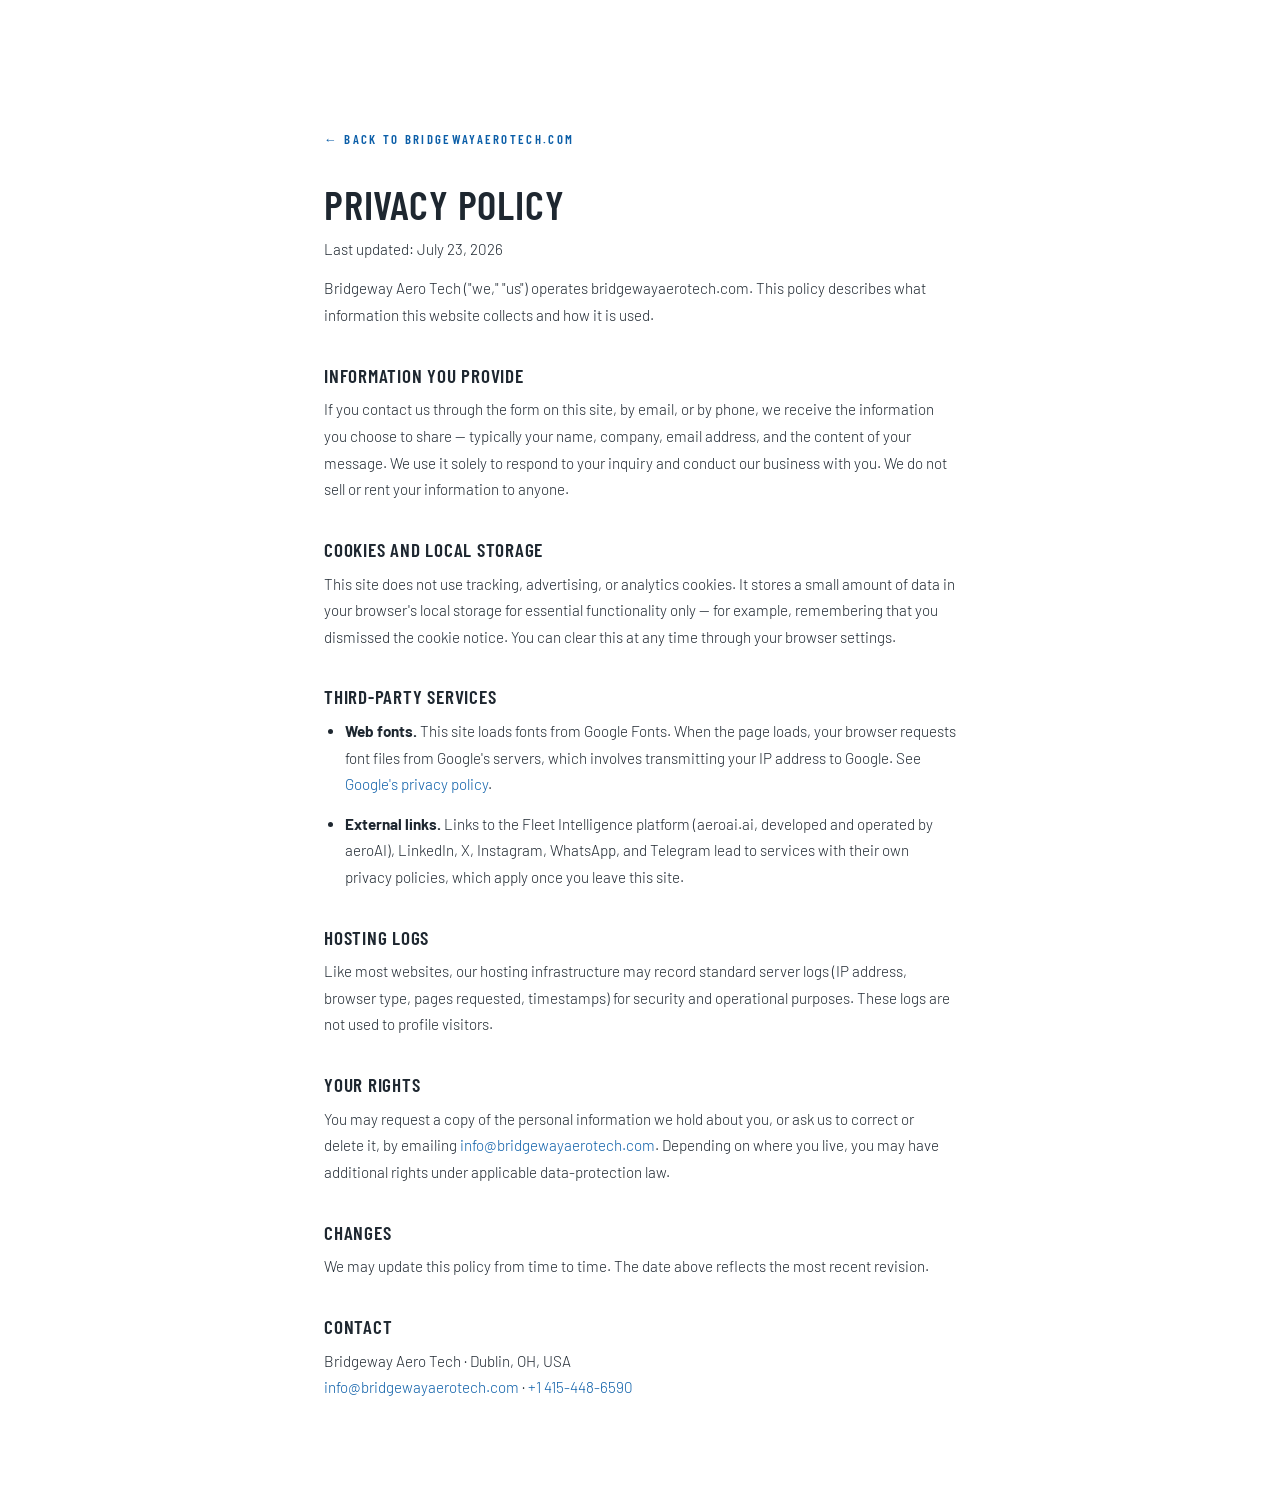
<file: privacy.html>
<!DOCTYPE html>
<html lang="en">
<head>
<meta charset="UTF-8">
<meta name="viewport" content="width=device-width, initial-scale=1.0">
<title>Privacy Policy | Bridgeway Aero Tech</title>
<meta name="description" content="Privacy policy for BridgewayAeroTech.com — what information this site collects, how it is used, and how to contact us.">
<meta name="robots" content="noindex">
<link rel="canonical" href="https://bridgewayaerotech.com/privacy.html">
<link rel="icon" type="image/png" href="bat-logo-files/icononly_transparent.png">
<link rel="preconnect" href="https://fonts.googleapis.com">
<link rel="preconnect" href="https://fonts.gstatic.com" crossorigin>
<link href="https://fonts.googleapis.com/css2?family=Barlow:ital,wght@0,300;0,400;0,500;0,600;1,300;1,400&family=Barlow+Condensed:ital,wght@0,300;0,500;0,600;0,700;1,300&display=swap" rel="stylesheet">
<link rel="stylesheet" href="css/styles.css">
<style>
  .legal-page {
    max-width: 760px;
    margin: 0 auto;
    padding: 8rem var(--gutter) 5rem;
  }
  .legal-page h1 {
    font-family: var(--cond);
    font-size: clamp(1.9rem, 3.2vw, 2.6rem);
    font-weight: 600;
    text-transform: uppercase;
    letter-spacing: .02em;
    margin-bottom: .5rem;
  }
  .legal-updated {
    font-size: .85rem;
    color: var(--muted);
    margin-bottom: 2.5rem;
  }
  .legal-page h2 {
    font-family: var(--cond);
    font-size: 1.2rem;
    font-weight: 600;
    text-transform: uppercase;
    letter-spacing: .04em;
    margin: 2.2rem 0 .6rem;
  }
  .legal-page p, .legal-page li {
    font-size: .95rem;
    font-weight: 300;
    line-height: 1.75;
    color: var(--charcoal);
    margin-bottom: .8rem;
  }
  .legal-page ul { padding-left: 1.3rem; margin-bottom: 1rem; }
  .legal-page a { color: var(--blue); }
  .legal-page a:hover { text-decoration: underline; }
  .legal-back {
    display: inline-block;
    font-family: var(--cond);
    font-size: .8rem;
    font-weight: 600;
    letter-spacing: .18em;
    text-transform: uppercase;
    color: var(--blue);
    margin-bottom: 2rem;
  }
</style>
</head>
<body>

<main class="legal-page">
  <a href="index.html" class="legal-back">← Back to BridgewayAeroTech.com</a>
  <h1>Privacy Policy</h1>
  <p class="legal-updated">Last updated: July 23, 2026</p>

  <p>Bridgeway Aero Tech ("we," "us") operates bridgewayaerotech.com. This policy describes what information this website collects and how it is used.</p>

  <h2>Information you provide</h2>
  <p>If you contact us through the form on this site, by email, or by phone, we receive the information you choose to share — typically your name, company, email address, and the content of your message. We use it solely to respond to your inquiry and conduct our business with you. We do not sell or rent your information to anyone.</p>

  <h2>Cookies and local storage</h2>
  <p>This site does not use tracking, advertising, or analytics cookies. It stores a small amount of data in your browser's local storage for essential functionality only — for example, remembering that you dismissed the cookie notice. You can clear this at any time through your browser settings.</p>

  <h2>Third-party services</h2>
  <ul>
    <li><strong>Web fonts.</strong> This site loads fonts from Google Fonts. When the page loads, your browser requests font files from Google's servers, which involves transmitting your IP address to Google. See <a href="https://policies.google.com/privacy" target="_blank" rel="noopener">Google's privacy policy</a>.</li>
    <li><strong>External links.</strong> Links to the Fleet Intelligence platform (aeroai.ai, developed and operated by aeroAI), LinkedIn, X, Instagram, WhatsApp, and Telegram lead to services with their own privacy policies, which apply once you leave this site.</li>
  </ul>

  <h2>Hosting logs</h2>
  <p>Like most websites, our hosting infrastructure may record standard server logs (IP address, browser type, pages requested, timestamps) for security and operational purposes. These logs are not used to profile visitors.</p>

  <h2>Your rights</h2>
  <p>You may request a copy of the personal information we hold about you, or ask us to correct or delete it, by emailing <a href="mailto:info@bridgewayaerotech.com">info@bridgewayaerotech.com</a>. Depending on where you live, you may have additional rights under applicable data-protection law.</p>

  <h2>Changes</h2>
  <p>We may update this policy from time to time. The date above reflects the most recent revision.</p>

  <h2>Contact</h2>
  <p>Bridgeway Aero Tech · Dublin, OH, USA<br>
  <a href="mailto:info@bridgewayaerotech.com">info@bridgewayaerotech.com</a> · <a href="tel:+14154486590">+1 415-448-6590</a></p>
</main>

</body>
</html>
</file>
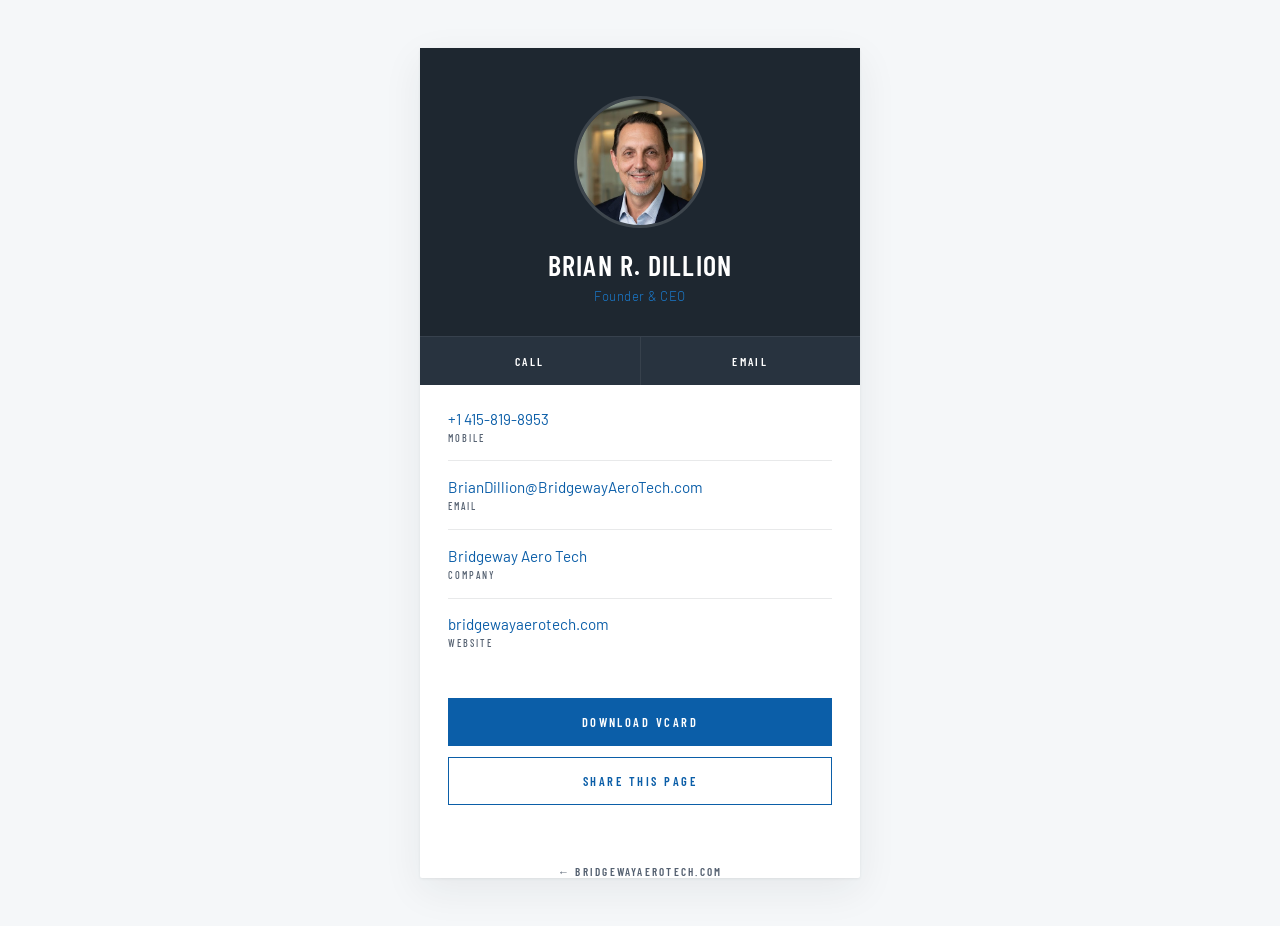
<file: card/brian-dillion.html>
<!DOCTYPE html>
<html lang="en">
<head>
<meta charset="UTF-8">
<meta name="viewport" content="width=device-width, initial-scale=1.0">
<title>Brian R. Dillion | Bridgeway Aero Tech</title>
<meta name="description" content="Brian R. Dillion, Founder & CEO at Bridgeway Aero Tech. Contact details and vCard.">
<meta name="robots" content="noindex">
<link rel="icon" type="image/png" href="../bat-logo-files/icononly_transparent.png">
<meta property="og:title" content="Brian R. Dillion | Bridgeway Aero Tech">
<meta property="og:description" content="Founder & CEO, Bridgeway Aero Tech">
<meta property="og:type" content="profile">
<link rel="preconnect" href="https://fonts.googleapis.com">
<link rel="preconnect" href="https://fonts.gstatic.com" crossorigin>
<link href="https://fonts.googleapis.com/css2?family=Barlow:ital,wght@0,300;0,400;0,500;0,600;1,300;1,400&family=Barlow+Condensed:ital,wght@0,300;0,500;0,600;0,700;1,300&display=swap" rel="stylesheet">
<link rel="stylesheet" href="../css/styles.css">
<link rel="stylesheet" href="../css/card.css">
</head>
<body>

<main class="card-page">
  <div class="card-shell">
    <div id="cardRoot">
      <p class="card-missing">Loading&hellip;</p>
    </div>
    <a href="../index.html" class="card-back">&larr; BridgewayAeroTech.com</a>
  </div>
</main>

<script>window.CARD_ID = 'brian-dillion';</script>
<script src="../js/card.js"></script>

</body>
</html>
</file>
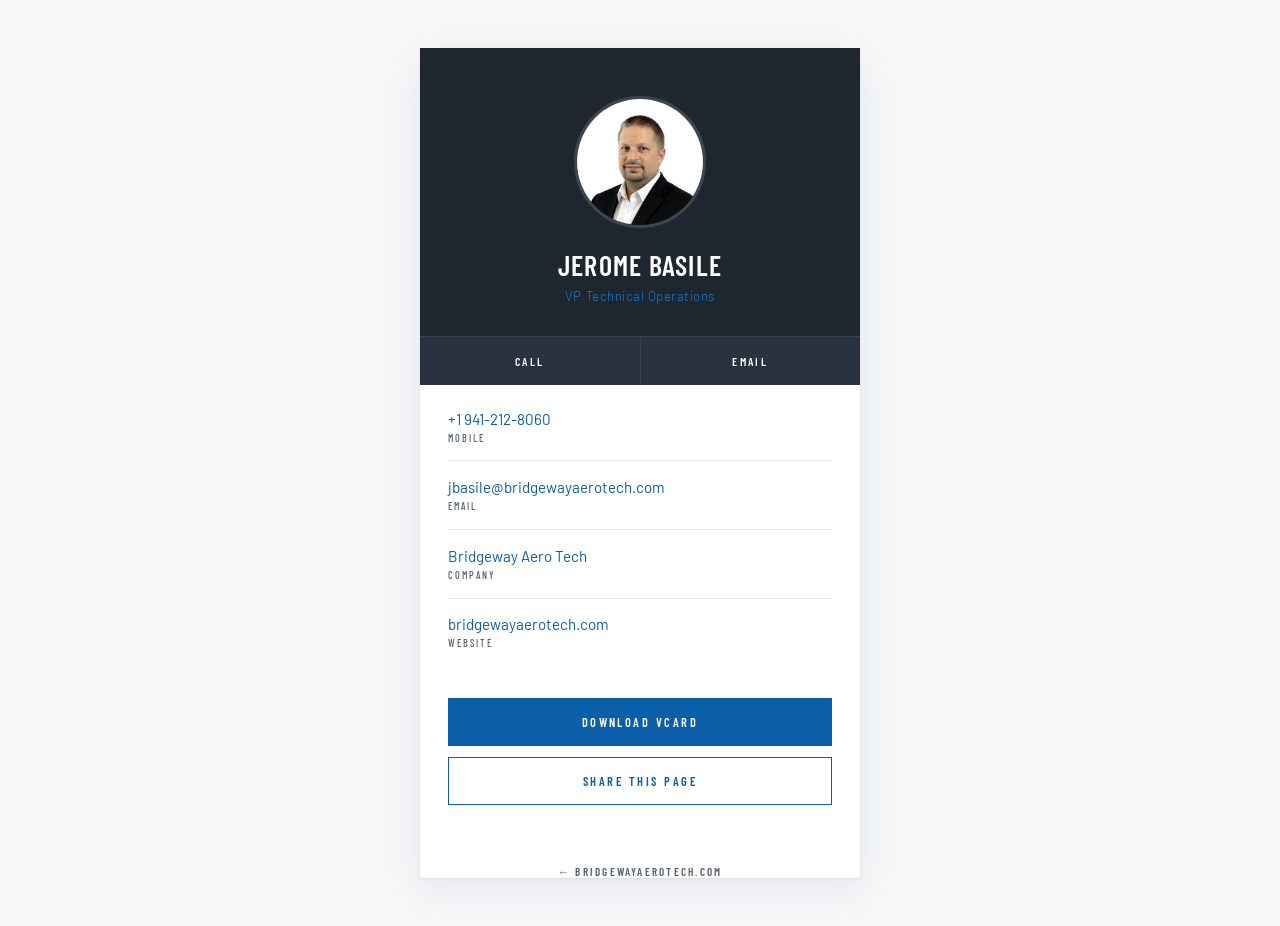
<file: card/jerome-basile.html>
<!DOCTYPE html>
<html lang="en">
<head>
<meta charset="UTF-8">
<meta name="viewport" content="width=device-width, initial-scale=1.0">
<title>Jerome Basile | Bridgeway Aero Tech</title>
<meta name="description" content="Jerome Basile, VP Technical Operations at Bridgeway Aero Tech. Contact details and vCard.">
<meta name="robots" content="noindex">
<link rel="icon" type="image/png" href="../bat-logo-files/icononly_transparent.png">
<meta property="og:title" content="Jerome Basile | Bridgeway Aero Tech">
<meta property="og:description" content="VP Technical Operations, Bridgeway Aero Tech">
<meta property="og:type" content="profile">
<link rel="preconnect" href="https://fonts.googleapis.com">
<link rel="preconnect" href="https://fonts.gstatic.com" crossorigin>
<link href="https://fonts.googleapis.com/css2?family=Barlow:ital,wght@0,300;0,400;0,500;0,600;1,300;1,400&family=Barlow+Condensed:ital,wght@0,300;0,500;0,600;0,700;1,300&display=swap" rel="stylesheet">
<link rel="stylesheet" href="../css/styles.css">
<link rel="stylesheet" href="../css/card.css">
</head>
<body>

<main class="card-page">
  <div class="card-shell">
    <div id="cardRoot">
      <p class="card-missing">Loading&hellip;</p>
    </div>
    <a href="../index.html" class="card-back">&larr; BridgewayAeroTech.com</a>
  </div>
</main>

<script>window.CARD_ID = 'jerome-basile';</script>
<script src="../js/card.js"></script>

</body>
</html>
</file>
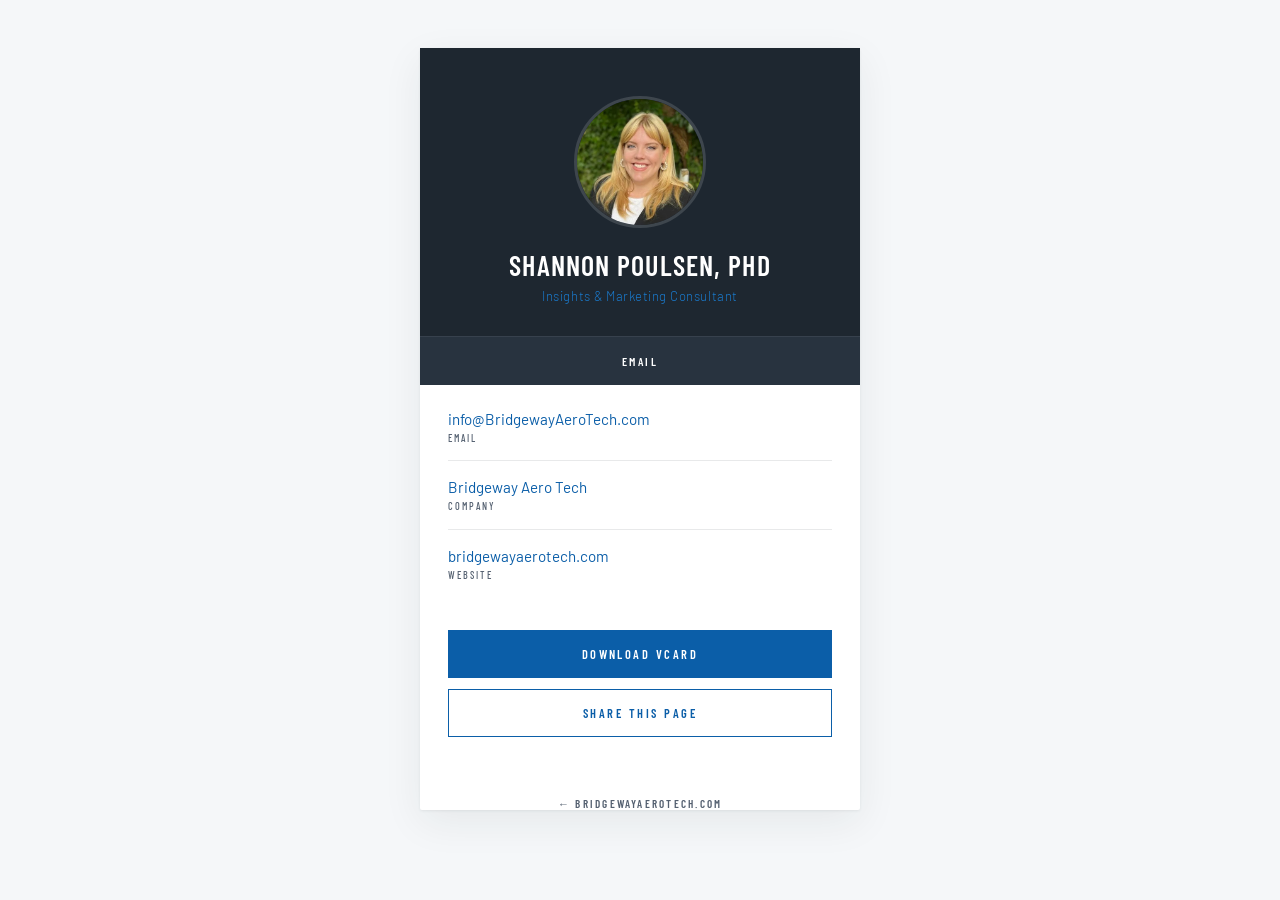
<file: card/shannon-poulsen.html>
<!DOCTYPE html>
<html lang="en">
<head>
<meta charset="UTF-8">
<meta name="viewport" content="width=device-width, initial-scale=1.0">
<title>Shannon Poulsen, PhD | Bridgeway Aero Tech</title>
<meta name="description" content="Shannon Poulsen, PhD, Insights & Marketing Consultant at Bridgeway Aero Tech. Contact details and vCard.">
<meta name="robots" content="noindex">
<link rel="icon" type="image/png" href="../bat-logo-files/icononly_transparent.png">
<meta property="og:title" content="Shannon Poulsen, PhD | Bridgeway Aero Tech">
<meta property="og:description" content="Insights & Marketing Consultant, Bridgeway Aero Tech">
<meta property="og:type" content="profile">
<link rel="preconnect" href="https://fonts.googleapis.com">
<link rel="preconnect" href="https://fonts.gstatic.com" crossorigin>
<link href="https://fonts.googleapis.com/css2?family=Barlow:ital,wght@0,300;0,400;0,500;0,600;1,300;1,400&family=Barlow+Condensed:ital,wght@0,300;0,500;0,600;0,700;1,300&display=swap" rel="stylesheet">
<link rel="stylesheet" href="../css/styles.css">
<link rel="stylesheet" href="../css/card.css">
</head>
<body>

<main class="card-page">
  <div class="card-shell">
    <div id="cardRoot">
      <p class="card-missing">Loading&hellip;</p>
    </div>
    <a href="../index.html" class="card-back">&larr; BridgewayAeroTech.com</a>
  </div>
</main>

<script>window.CARD_ID = 'shannon-poulsen';</script>
<script src="../js/card.js"></script>

</body>
</html>
</file>
<file: css/styles.css>
/* ─────────────────────────────────────────
   RESET & ROOT
───────────────────────────────────────── */
*, *::before, *::after { margin: 0; padding: 0; box-sizing: border-box; }
html { font-size: 16px; scroll-behavior: smooth; }

:root {
  --charcoal:   #1E2730;
  --charcoal-2: #28333F;
  --blue:       #0B5EA8;
  --blue-lt:    #1A7ACC;
  --blue-dim:   rgba(11,94,168,.08);
  --white:      #FFFFFF;
  --off-white:  #F5F7F9;
  --rule:       rgba(30,39,48,.1);
  --rule-lt:    rgba(255,255,255,.1);
  --muted:      #546070;
  --muted-lt:   rgba(255,255,255,.5);
  --cond:       'Barlow Condensed', sans-serif;
  --body:       'Barlow', sans-serif;
  --gutter:     clamp(1.5rem, 5vw, 5rem);
  --max:        1320px;
}

body {
  font-family: var(--body);
  color: var(--charcoal);
  background: var(--white);
  overflow-x: hidden;
}

img { display: block; max-width: 100%; }
a { text-decoration: none; color: inherit; }


/* ─────────────────────────────────────────
   UTILITY
───────────────────────────────────────── */
.container {
  max-width: var(--max);
  margin: 0 auto;
  padding: 0 var(--gutter);
}

.section-eyebrow {
  font-family: var(--cond);
  font-size: .7rem;
  font-weight: 500;
  letter-spacing: .26em;
  text-transform: uppercase;
  color: var(--blue-lt);
  margin-bottom: .85rem;
}

.section-title {
  font-family: var(--cond);
  font-size: clamp(1.9rem, 3.2vw, 2.8rem);
  font-weight: 600;
  text-transform: uppercase;
  letter-spacing: .02em;
  color: var(--charcoal);
  line-height: 1.05;
}

.section-title-light {
  color: var(--white);
}

.section-body {
  font-size: .97rem;
  font-weight: 300;
  line-height: 1.8;
  color: var(--muted);
  max-width: 580px;
}

.section-body-light {
  color: rgba(255,255,255,.6);
}

/* blue left-border accent used throughout */
.blue-rule {
  display: block;
  width: 36px;
  height: 3px;
  background: var(--blue);
  margin-bottom: 1.75rem;
}

/* fade-in on scroll */
.reveal {
  opacity: 0;
  transform: translateY(22px);
  transition: opacity .65s ease, transform .65s ease;
}
.reveal.visible {
  opacity: 1;
  transform: none;
}
.reveal-delay-1 { transition-delay: .1s; }
.reveal-delay-2 { transition-delay: .2s; }
.reveal-delay-3 { transition-delay: .3s; }
.reveal-delay-4 { transition-delay: .4s; }

@media (prefers-reduced-motion: reduce) {
  html { scroll-behavior: auto; }
  .reveal {
    opacity: 1;
    transform: none;
    transition: none;
  }
}

:focus-visible {
  outline: 2px solid var(--blue-lt);
  outline-offset: 2px;
}

/* Honeypot field — invisible to humans */
.form-hp {
  position: absolute;
  left: -9999px;
  top: -9999px;
  opacity: 0;
  height: 0;
  width: 0;
  overflow: hidden;
}


/* ─────────────────────────────────────────
   NAVIGATION
───────────────────────────────────────── */
.nav {
  position: fixed;
  top: 0; left: 0; right: 0;
  z-index: 100;
  background: var(--charcoal);
  border-bottom: 1px solid rgba(255,255,255,.07);
  transition: box-shadow .3s;
}

.nav.scrolled {
  box-shadow: 0 2px 24px rgba(0,0,0,.35);
}

.nav-inner {
  max-width: var(--max);
  margin: 0 auto;
  padding: 0 var(--gutter);
  height: 72px;
  display: flex;
  align-items: center;
  justify-content: space-between;
  gap: 2rem;
}

/* Logo */
.nav-logo {
  display: flex;
  align-items: center;
  gap: .75rem;
  flex-shrink: 0;
}

.nav-logo-mark {
  width: 46px;
  height: auto;
  flex-shrink: 0;
  object-fit: contain;
}

.nav-wordmark {
  font-family: var(--cond);
  font-size: 1rem;
  font-weight: 600;
  letter-spacing: .14em;
  text-transform: uppercase;
  color: var(--white);
  line-height: 1.25;
}

.nav-wordmark span {
  display: block;
  font-weight: 300;
  font-size: .65rem;
  letter-spacing: .14em;
  text-transform: none;
  color: rgba(255,255,255,.38);
}

/* Desktop links */
.nav-links {
  display: flex;
  align-items: center;
  gap: 2rem;
  list-style: none;
}

.nav-links a {
  font-family: var(--body);
  font-size: .82rem;
  font-weight: 400;
  color: rgba(255,255,255,.58);
  letter-spacing: .02em;
  transition: color .2s;
  position: relative;
  padding-bottom: 2px;
}

.nav-links a:hover { color: var(--white); }

/* Active nav link highlighting */
.nav-links a.active {
  color: var(--white);
}

.nav-links a.active::after {
  content: '';
  position: absolute;
  bottom: -4px;
  left: 0;
  right: 0;
  height: 2px;
  background: var(--blue);
}

/* aeroAI CTA */
.nav-portal {
  font-family: var(--cond);
  font-size: .72rem;
  font-weight: 600;
  letter-spacing: .1em;
  text-transform: uppercase;
  color: var(--white);
  background: var(--blue);
  padding: .55rem 1.25rem;
  border: 1px solid var(--blue);
  white-space: nowrap;
  transition: background .2s;
}

.nav-portal:hover { background: var(--blue-lt); border-color: var(--blue-lt); }

/* Mobile hamburger */
.nav-toggle {
  display: none;
  flex-direction: column;
  gap: 5px;
  background: none;
  border: none;
  cursor: pointer;
  padding: 4px;
}

.nav-toggle span {
  display: block;
  width: 24px;
  height: 2px;
  background: rgba(255,255,255,.7);
  transition: all .3s;
}

/* Mobile menu */
.nav-mobile {
  display: none;
  background: var(--charcoal-2);
  border-top: 1px solid rgba(255,255,255,.07);
}

.nav-mobile.open { display: block; }

.nav-mobile ul {
  list-style: none;
  padding: 1rem var(--gutter);
  display: flex;
  flex-direction: column;
  gap: .25rem;
}

.nav-mobile ul a {
  display: block;
  font-size: .9rem;
  color: rgba(255,255,255,.65);
  padding: .65rem 0;
  border-bottom: 1px solid rgba(255,255,255,.06);
  transition: color .2s;
}

.nav-mobile ul a:hover { color: var(--white); }

.nav-mobile .nav-portal-mobile {
  display: block;
  margin: 1rem var(--gutter) 1.25rem;
  text-align: center;
  font-family: var(--cond);
  font-size: .78rem;
  font-weight: 600;
  letter-spacing: .1em;
  text-transform: uppercase;
  color: var(--white);
  background: var(--blue);
  padding: .75rem;
}


/* ─────────────────────────────────────────
   HERO
───────────────────────────────────────── */
.hero {
  position: relative;
  min-height: 100vh;
  display: flex;
  align-items: flex-end;
  background: var(--charcoal);
  overflow: hidden;
  padding-top: 72px; /* nav offset */
}

/* Hero poster background */
.hero-poster {
  position: absolute;
  inset: 0;
  width: 100%;
  height: 100%;
  object-fit: cover;
  z-index: 0;
}

/* Dark overlay */
.hero-overlay {
  position: absolute;
  inset: 0;
  background: rgba(30, 39, 48, 0.65);
  z-index: 1;
}

/* Subtle engineering grid */
.hero-grid-lines {
  position: absolute;
  inset: 0;
  pointer-events: none;
  background-image:
    linear-gradient(rgba(255,255,255,.025) 1px, transparent 1px),
    linear-gradient(90deg, rgba(255,255,255,.025) 1px, transparent 1px);
  background-size: 52px 52px;
  z-index: 2;
}

/* Blue vertical accent */
.hero-accent-bar {
  position: absolute;
  left: var(--gutter);
  top: 0; bottom: 0;
  width: 3px;
  background: var(--blue);
  z-index: 3;
}

.hero-content {
  position: relative;
  z-index: 4;
  padding: 5rem var(--gutter) 5rem calc(var(--gutter) + 1.5rem);
  max-width: 680px;
}

.hero-eyebrow {
  font-family: var(--cond);
  font-size: .72rem;
  font-weight: 500;
  letter-spacing: .26em;
  text-transform: uppercase;
  color: var(--blue-lt);
  margin-bottom: 1.5rem;
}

.hero-headline {
  font-family: var(--cond);
  font-size: clamp(2.8rem, 5.5vw, 5.2rem);
  font-weight: 700;
  line-height: 1.0;
  color: var(--white);
  text-transform: uppercase;
  letter-spacing: .01em;
  margin-bottom: 1.75rem;
}

.hero-headline .italic-line {
  display: block;
  font-family: var(--body);
  font-weight: 300;
  font-style: italic;
  font-size: 72%;
  text-transform: none;
  letter-spacing: 0;
  color: rgba(255,255,255,.72);
  line-height: 1.4;
}

.hero-body {
  font-size: 1.05rem;
  font-weight: 300;
  line-height: 1.8;
  color: rgba(255,255,255,.6);
  max-width: 500px;
  margin-bottom: 2.5rem;
}

.hero-actions {
  display: flex;
  gap: 1rem;
  flex-wrap: wrap;
  margin-bottom: 4rem;
}

.btn-primary {
  font-family: var(--cond);
  font-size: .8rem;
  font-weight: 600;
  letter-spacing: .1em;
  text-transform: uppercase;
  color: var(--white);
  background: var(--blue);
  padding: .9rem 2.25rem;
  border: 1px solid var(--blue);
  cursor: pointer;
  transition: background .2s, border-color .2s;
  display: inline-block;
}

.btn-primary:hover { background: var(--blue-lt); border-color: var(--blue-lt); }

.btn-ghost {
  font-family: var(--cond);
  font-size: .8rem;
  font-weight: 500;
  letter-spacing: .1em;
  text-transform: uppercase;
  color: rgba(255,255,255,.7);
  background: transparent;
  padding: .9rem 2.25rem;
  border: 1px solid rgba(255,255,255,.22);
  cursor: pointer;
  transition: border-color .2s, color .2s;
  display: inline-block;
}

.btn-ghost:hover { border-color: rgba(255,255,255,.6); color: var(--white); }

/* Credential strip */
.hero-creds {
  display: flex;
  gap: 0;
  border-top: 1px solid rgba(255,255,255,.1);
  padding-top: 2rem;
}

.cred {
  padding-right: 2.5rem;
}

.cred + .cred {
  border-left: 1px solid rgba(255,255,255,.1);
  padding-left: 2.5rem;
}

.cred-value {
  font-family: var(--cond);
  font-size: 2.2rem;
  font-weight: 600;
  color: var(--white);
  line-height: 1;
  letter-spacing: -.01em;
}

.cred-label {
  font-family: var(--body);
  font-size: .65rem;
  font-weight: 300;
  letter-spacing: .12em;
  text-transform: uppercase;
  color: rgba(255,255,255,.55);
  margin-top: .3rem;
}

.hero-creds-note {
  font-family: var(--cond);
  font-size: .72rem;
  font-weight: 500;
  letter-spacing: .14em;
  text-transform: uppercase;
  color: rgba(255,255,255,.62);
  margin-top: .9rem;
}

/* Scroll-down indicator */
.hero-scroll-indicator {
  position: absolute;
  bottom: 2rem;
  left: 50%;
  transform: translateX(-50%);
  z-index: 4;
  display: flex;
  flex-direction: column;
  align-items: center;
  gap: .5rem;
  color: rgba(255,255,255,.3);
  cursor: pointer;
  transition: color .2s;
}

.hero-scroll-indicator:hover {
  color: rgba(255,255,255,.6);
}

.hero-scroll-indicator svg {
  animation: scrollBounce 1.5s ease infinite;
}

@keyframes scrollBounce {
  0%, 100% { transform: translateY(0); }
  50% { transform: translateY(6px); }
}


/* ─────────────────────────────────────────
   MISSION STRIP
───────────────────────────────────────── */
.mission-strip {
  background: var(--blue);
  padding: 2.5rem var(--gutter);
}

.mission-strip-inner {
  max-width: var(--max);
  margin: 0 auto;
  display: flex;
  align-items: center;
  gap: 2rem;
}

.mission-strip-label {
  font-family: var(--cond);
  font-size: .65rem;
  font-weight: 500;
  letter-spacing: .24em;
  text-transform: uppercase;
  color: rgba(255,255,255,.55);
  white-space: nowrap;
  flex-shrink: 0;
}

.mission-strip-rule {
  width: 1px;
  height: 32px;
  background: rgba(255,255,255,.25);
  flex-shrink: 0;
}

.mission-strip-text {
  font-family: var(--cond);
  font-size: clamp(1rem, 2vw, 1.35rem);
  font-weight: 300;
  font-style: italic;
  color: rgba(255,255,255,.9);
  line-height: 1.45;
  letter-spacing: .01em;
}


/* ─────────────────────────────────────────
   SERVICES
───────────────────────────────────────── */
.services {
  padding: 7rem var(--gutter);
  background: var(--off-white);
}

.services-header {
  display: flex;
  justify-content: space-between;
  align-items: flex-end;
  margin-bottom: 3rem;
  gap: 2rem;
  flex-wrap: wrap;
}

.services-group-label {
  font-family: var(--cond);
  font-size: .78rem;
  font-weight: 600;
  letter-spacing: .22em;
  text-transform: uppercase;
  color: var(--muted);
  margin: 2.5rem 0 .85rem;
}

.services-grid {
  display: grid;
  grid-template-columns: repeat(3, 1fr);
  gap: 1.5px;
  background: rgba(30,39,48,.1);
  border: 1.5px solid rgba(30,39,48,.1);
}

.service-desc-link {
  color: var(--blue);
  font-weight: 400;
}
.service-desc-link:hover { text-decoration: underline; }

.service-card {
  background: var(--white);
  padding: 2.5rem 2rem;
  position: relative;
  transition: background .22s;
  border-top: 3px solid transparent;
}

.service-card:hover {
  background: #fafcff;
  border-top-color: var(--blue);
}

.service-card-header {
  display: flex;
  align-items: center;
  gap: 1rem;
  margin-bottom: 1.1rem;
}

.service-icon {
  width: 24px;
  height: 24px;
  color: var(--blue-lt);
  flex-shrink: 0;
}

.service-num {
  font-family: var(--cond);
  font-size: .62rem;
  font-weight: 500;
  letter-spacing: .2em;
  color: var(--blue-lt);
}

.service-name {
  font-family: var(--cond);
  font-size: 1.15rem;
  font-weight: 600;
  text-transform: uppercase;
  letter-spacing: .04em;
  color: var(--charcoal);
  margin-bottom: .75rem;
  line-height: 1.2;
}

.service-desc {
  font-size: .875rem;
  font-weight: 300;
  line-height: 1.75;
  color: var(--muted);
}


/* ─────────────────────────────────────────
   ABOUT / HISTORY
───────────────────────────────────────── */
.about {
  padding: 7rem var(--gutter);
  background: var(--white);
}

.about-grid {
  display: grid;
  grid-template-columns: 1fr 1fr;
  gap: 5rem;
  align-items: start;
  max-width: var(--max);
  margin: 0 auto;
}

.about-left {}

.about-body {
  font-size: .97rem;
  font-weight: 300;
  line-height: 1.85;
  color: var(--muted);
  margin-bottom: 1.5rem;
}

/* Timeline */
.timeline {
  margin-top: 3rem;
}

.timeline-item {
  display: grid;
  grid-template-columns: 72px 1fr;
  gap: 1.5rem;
  padding-bottom: 2.25rem;
  position: relative;
}

.timeline-item:not(:last-child)::after {
  content: '';
  position: absolute;
  left: 35px;
  top: 1.5rem;
  bottom: 0;
  width: 1px;
  background: var(--rule);
}

.timeline-year {
  font-family: var(--cond);
  font-size: 1rem;
  font-weight: 600;
  color: var(--blue);
  letter-spacing: .04em;
  padding-top: 2px;
  text-align: right;
}

.timeline-dot {
  position: absolute;
  left: 30px;
  top: 6px;
  width: 10px;
  height: 10px;
  border-radius: 50%;
  background: var(--blue);
  border: 2px solid var(--white);
  box-shadow: 0 0 0 1px var(--blue);
}

.timeline-content-wrap { padding-left: .25rem; }

.timeline-title {
  font-family: var(--cond);
  font-size: 1rem;
  font-weight: 600;
  text-transform: uppercase;
  letter-spacing: .06em;
  color: var(--charcoal);
  margin-bottom: .5rem;
}

.timeline-body {
  font-size: .875rem;
  font-weight: 300;
  line-height: 1.75;
  color: var(--muted);
}

/* Right side — photo + credentials */
.about-right {
  position: sticky;
  top: 5rem;
}

.about-photo-wrap {
  position: relative;
  margin-bottom: 2rem;
}

.about-photo {
  width: 100%;
  aspect-ratio: 4/3;
  object-fit: cover;
  display: block;
  background: var(--off-white);
}

.about-photo-placeholder {
  width: 100%;
  aspect-ratio: 4/3;
  background: linear-gradient(160deg, #dde3ea 0%, #c8d2db 100%);
  display: flex;
  align-items: center;
  justify-content: center;
}

.about-photo-placeholder span {
  font-family: var(--cond);
  font-size: .65rem;
  letter-spacing: .22em;
  text-transform: uppercase;
  color: rgba(30,39,48,.3);
}

/* Blue corner accent */
.about-photo-wrap::before {
  content: '';
  position: absolute;
  top: -8px;
  left: -8px;
  width: 48px;
  height: 48px;
  border-top: 3px solid var(--blue);
  border-left: 3px solid var(--blue);
  z-index: 1;
}

.about-photo-wrap::after {
  content: '';
  position: absolute;
  bottom: -8px;
  right: -8px;
  width: 48px;
  height: 48px;
  border-bottom: 3px solid var(--blue);
  border-right: 3px solid var(--blue);
}

.about-creds {
  display: grid;
  grid-template-columns: 1fr 1fr;
  gap: 1px;
  background: var(--rule);
  border: 1px solid var(--rule);
}

.about-cred {
  background: var(--off-white);
  padding: 1.25rem 1.5rem;
}

.about-cred-value {
  font-family: var(--cond);
  font-size: 1.6rem;
  font-weight: 600;
  color: var(--charcoal);
  letter-spacing: -.01em;
  line-height: 1;
}

.about-cred-label {
  font-family: var(--body);
  font-size: .65rem;
  font-weight: 300;
  letter-spacing: .1em;
  text-transform: uppercase;
  color: var(--muted);
  margin-top: .3rem;
}


/* ─────────────────────────────────────────
   TEAM
───────────────────────────────────────── */
.team {
  padding: 7rem var(--gutter);
  background: var(--charcoal);
}

.team-header {
  max-width: var(--max);
  margin: 0 auto 3rem;
}

.team-grid {
  display: grid;
  grid-template-columns: repeat(3, 1fr);
  gap: 1.5px;
  background: rgba(255,255,255,.08);
  border: 1.5px solid rgba(255,255,255,.08);
  max-width: var(--max);
  margin: 0 auto;
}

.team-card {
  background: var(--charcoal-2);
  transition: background .22s;
  overflow: hidden;
}

.team-card:hover { background: #2f3c4a; }

.team-photo {
  width: 100%;
  aspect-ratio: 3/4;
  object-fit: cover;
  object-position: center top;
  display: block;
}

/* Per-member object-position tweaks for headshot alignment */
.team-card:nth-child(2) .team-photo { object-position: center 15%; }

.team-photo-placeholder {
  width: 100%;
  aspect-ratio: 3/4;
  background: linear-gradient(170deg, #2e3d4e 0%, #1e2b38 100%);
  display: flex;
  flex-direction: column;
  align-items: center;
  justify-content: center;
  gap: 1rem;
}

.team-photo-icon {
  width: 48px;
  height: 48px;
  border-radius: 50%;
  border: 1px solid rgba(255,255,255,.15);
  display: flex;
  align-items: center;
  justify-content: center;
}

.team-photo-placeholder-label {
  font-family: var(--cond);
  font-size: .58rem;
  letter-spacing: .2em;
  text-transform: uppercase;
  color: rgba(255,255,255,.2);
  text-align: center;
  padding: 0 1rem;
}

.team-info {
  padding: 1.5rem;
  border-top: 1px solid rgba(255,255,255,.07);
}

.team-name {
  font-family: var(--cond);
  font-size: 1.05rem;
  font-weight: 600;
  text-transform: uppercase;
  letter-spacing: .06em;
  color: var(--white);
  margin-bottom: .3rem;
}

.team-role {
  font-family: var(--body);
  font-size: .75rem;
  font-weight: 300;
  color: var(--blue-lt);
  letter-spacing: .04em;
}

.team-contact {
  margin-top: .85rem;
  padding-top: .85rem;
  border-top: 1px solid rgba(255,255,255,.07);
  display: flex;
  flex-direction: column;
  gap: .2rem;
}

.team-contact a {
  font-family: var(--body);
  font-size: .72rem;
  font-weight: 300;
  color: rgba(255,255,255,.38);
  letter-spacing: .02em;
  display: inline-flex;
  align-items: center;
  gap: .4rem;
  transition: color .2s;
  overflow: hidden;
  text-overflow: ellipsis;
  white-space: nowrap;
}

.team-contact a:hover { color: rgba(255,255,255,.75); }

.team-card-link {
  font-family: var(--cond);
  font-size: .66rem;
  font-weight: 600;
  letter-spacing: .18em;
  text-transform: uppercase;
  color: var(--blue-lt);
  margin-top: .35rem;
  transition: color .2s;
}

.team-card-link:hover { color: var(--white); }

.team-linkedin {
  color: rgba(255,255,255,.3);
  transition: color .2s;
}

.team-linkedin:hover { color: var(--blue-lt); }

.team-linkedin svg {
  width: 16px;
  height: 16px;
}


/* ─────────────────────────────────────────
   GALLERY
───────────────────────────────────────── */
.gallery {
  padding: 5rem var(--gutter) 6rem;
  background: var(--off-white);
}

.gallery-header {
  text-align: center;
  margin-bottom: 3rem;
}

.gallery-grid {
  display: grid;
  grid-template-columns: repeat(4, 1fr);
  gap: 0.75rem;
  max-width: 1200px;
  margin: 0 auto;
}

.gallery-item {
  position: relative;
  overflow: hidden;
  border-radius: 4px;
  aspect-ratio: 4 / 3;
  cursor: pointer;
}

.gallery-item img {
  width: 100%;
  height: 100%;
  object-fit: cover;
  transition: transform 0.5s ease, filter 0.5s ease;
}

.gallery-item:hover img {
  transform: scale(1.06);
  filter: brightness(1.08);
}

.gallery-item::after {
  content: '';
  position: absolute;
  inset: 0;
  background: linear-gradient(to top, rgba(30,39,48,.35) 0%, transparent 50%);
  opacity: 0;
  transition: opacity 0.4s ease;
  pointer-events: none;
}

.gallery-item:hover::after {
  opacity: 1;
}

/* Lightbox overlay */
.gallery-lightbox {
  position: fixed;
  inset: 0;
  z-index: 9999;
  background: rgba(10, 14, 18, 0.92);
  display: flex;
  align-items: center;
  justify-content: center;
  opacity: 0;
  pointer-events: none;
  transition: opacity 0.3s ease;
}

.gallery-lightbox.active {
  opacity: 1;
  pointer-events: auto;
}

.gallery-lightbox img {
  max-width: 90vw;
  max-height: 85vh;
  object-fit: contain;
  border-radius: 4px;
  box-shadow: 0 20px 60px rgba(0,0,0,.5);
}

.gallery-lightbox-close {
  position: absolute;
  top: 1.5rem;
  right: 1.5rem;
  background: none;
  border: none;
  color: rgba(255,255,255,.7);
  font-size: 2rem;
  cursor: pointer;
  line-height: 1;
  transition: color 0.2s;
}

.gallery-lightbox-close:hover {
  color: #fff;
}


/* ─────────────────────────────────────────
   INSIGHTS
───────────────────────────────────────── */
.insights {
  padding: 7rem var(--gutter);
  background: var(--off-white);
}

.insights-header {
  display: flex;
  justify-content: space-between;
  align-items: flex-end;
  margin-bottom: 3rem;
  flex-wrap: wrap;
  gap: 1.5rem;
  max-width: var(--max);
  margin: 0 auto 3rem;
}

.insights-link {
  font-family: var(--cond);
  font-size: .72rem;
  font-weight: 500;
  letter-spacing: .12em;
  text-transform: uppercase;
  color: var(--blue);
  display: flex;
  align-items: center;
  gap: .5rem;
  transition: gap .2s;
}

.insights-link:hover { gap: .85rem; }

/* ── Featured Blog Card ── */
.blog-featured {
  max-width: var(--max);
  margin: 0 auto 2rem;
  border: 1.5px solid var(--rule);
  background: var(--white);
  overflow: hidden;
}

.blog-featured-inner {
  display: grid;
  grid-template-columns: 1fr 1fr;
}

.blog-featured-img-wrap {
  overflow: hidden;
}

.blog-featured-img {
  width: 100%;
  height: 100%;
  object-fit: cover;
  display: block;
  transition: transform .4s ease;
}

.blog-featured:hover .blog-featured-img {
  transform: scale(1.03);
}

.blog-featured-body {
  padding: 2.5rem 3rem;
  display: flex;
  flex-direction: column;
}

.blog-featured-label {
  font-family: var(--cond);
  font-size: .6rem;
  font-weight: 600;
  letter-spacing: .22em;
  text-transform: uppercase;
  color: var(--blue);
  display: flex;
  align-items: center;
  gap: .5rem;
  margin-bottom: 1.2rem;
  padding-bottom: 1rem;
  border-bottom: 1px solid var(--rule);
}

.blog-featured-meta {
  font-family: var(--cond);
  font-size: .6rem;
  font-weight: 500;
  letter-spacing: .2em;
  text-transform: uppercase;
  color: var(--blue-lt);
  margin-bottom: .8rem;
}

.blog-featured-title {
  font-family: var(--cond);
  font-size: 1.35rem;
  font-weight: 600;
  text-transform: uppercase;
  letter-spacing: .03em;
  color: var(--charcoal);
  line-height: 1.25;
  margin-bottom: 1rem;
}

.blog-featured-excerpt {
  font-size: .88rem;
  font-weight: 300;
  line-height: 1.75;
  color: var(--muted);
  margin-bottom: 1.5rem;
  flex: 1;
}

.blog-featured-footer {
  display: flex;
  align-items: center;
  justify-content: space-between;
  margin-bottom: 1.5rem;
  padding-top: 1rem;
  border-top: 1px solid var(--rule);
}

.blog-featured-author {
  display: flex;
  flex-direction: column;
  gap: .15rem;
}

.blog-author-name {
  font-family: var(--cond);
  font-size: .72rem;
  font-weight: 600;
  letter-spacing: .08em;
  text-transform: uppercase;
  color: var(--charcoal);
}

.blog-author-role {
  font-family: var(--cond);
  font-size: .58rem;
  font-weight: 400;
  letter-spacing: .12em;
  text-transform: uppercase;
  color: var(--muted);
}

.blog-featured-share {
  display: flex;
  align-items: center;
  gap: .6rem;
}

.blog-share-label {
  font-family: var(--cond);
  font-size: .55rem;
  font-weight: 500;
  letter-spacing: .15em;
  text-transform: uppercase;
  color: var(--muted);
}

.blog-share-icon {
  color: var(--blue-lt);
  transition: color .2s;
  display: flex;
}

.blog-share-icon:hover {
  color: var(--blue);
}

.blog-read-link {
  margin-top: auto;
}

.insights-grid {
  display: grid;
  grid-template-columns: repeat(2, 1fr);
  gap: 1.5px;
  background: var(--rule);
  border: 1.5px solid var(--rule);
  max-width: var(--max);
  margin: 0 auto;
}

.insight-card {
  background: var(--white);
  display: flex;
  flex-direction: column;
  transition: background .2s;
  cursor: pointer;
  overflow: hidden;
}

.insight-card:hover { background: #f8fafd; }

.insight-card-img {
  width: 100%;
  aspect-ratio: 16/9;
  object-fit: cover;
  display: block;
}

.insight-card-img-placeholder {
  width: 100%;
  aspect-ratio: 16/9;
  background: linear-gradient(160deg, #dde3ea 0%, #c8d2db 100%);
  display: flex;
  align-items: center;
  justify-content: center;
}

.insight-card-img-placeholder span {
  font-family: var(--cond);
  font-size: .55rem;
  letter-spacing: .2em;
  text-transform: uppercase;
  color: rgba(30,39,48,.25);
}

.insight-card-body {
  padding: 2rem;
  display: flex;
  flex-direction: column;
  flex: 1;
}

.insight-meta {
  font-family: var(--cond);
  font-size: .62rem;
  font-weight: 500;
  letter-spacing: .2em;
  text-transform: uppercase;
  color: var(--blue-lt);
  margin-bottom: 1rem;
}

.insight-title {
  font-family: var(--cond);
  font-size: 1.1rem;
  font-weight: 600;
  text-transform: uppercase;
  letter-spacing: .03em;
  color: var(--charcoal);
  line-height: 1.25;
  margin-bottom: .75rem;
  flex: 1;
}

.insight-excerpt {
  font-size: .85rem;
  font-weight: 300;
  line-height: 1.7;
  color: var(--muted);
  margin-bottom: 1.5rem;
}

.insight-read {
  font-family: var(--cond);
  font-size: .68rem;
  font-weight: 500;
  letter-spacing: .14em;
  text-transform: uppercase;
  color: var(--blue);
  display: flex;
  align-items: center;
  gap: .4rem;
  align-self: flex-start;
  transition: gap .2s;
}

.insight-card:hover .insight-read { gap: .7rem; }

/* Featured weekly editorial */
.editorial-featured {
  background: var(--charcoal);
  color: var(--white);
  padding: clamp(2rem, 4vw, 3.5rem);
  margin-bottom: 2.5rem;
  border-top: 3px solid var(--blue);
}

.editorial-label {
  font-family: var(--cond);
  font-size: .78rem;
  font-weight: 600;
  letter-spacing: .24em;
  text-transform: uppercase;
  color: var(--blue-lt);
  margin-bottom: 1rem;
}

.editorial-title {
  font-family: var(--cond);
  font-size: clamp(1.5rem, 2.8vw, 2.2rem);
  font-weight: 600;
  text-transform: uppercase;
  letter-spacing: .02em;
  line-height: 1.2;
  margin-bottom: .9rem;
  max-width: 26ch;
}

.editorial-excerpt {
  font-size: .98rem;
  font-weight: 300;
  line-height: 1.7;
  color: rgba(255,255,255,.75);
  max-width: 62ch;
  margin-bottom: 1.1rem;
}

.editorial-byline {
  font-family: var(--cond);
  font-size: .74rem;
  font-weight: 500;
  letter-spacing: .14em;
  text-transform: uppercase;
  color: rgba(255,255,255,.55);
  margin-bottom: 1.4rem;
}

.editorial-featured .insight-read { color: var(--blue-lt); }

/* Skeleton loading state for news feed */
.insight-skeleton {
  background: var(--white);
  overflow: hidden;
}

.insight-skeleton-img {
  width: 100%;
  aspect-ratio: 16/9;
  background: linear-gradient(110deg, #e8ecf1 30%, #f0f3f7 50%, #e8ecf1 70%);
  background-size: 200% 100%;
  animation: skeletonPulse 1.5s ease-in-out infinite;
}

.insight-skeleton-body {
  padding: 2rem;
}

.insight-skeleton-line {
  height: .7rem;
  border-radius: 3px;
  background: linear-gradient(110deg, #e8ecf1 30%, #f0f3f7 50%, #e8ecf1 70%);
  background-size: 200% 100%;
  animation: skeletonPulse 1.5s ease-in-out infinite;
  margin-bottom: .75rem;
}

.insight-skeleton-line:nth-child(1) { width: 40%; height: .5rem; margin-bottom: 1rem; }
.insight-skeleton-line:nth-child(2) { width: 85%; }
.insight-skeleton-line:nth-child(3) { width: 100%; height: .6rem; }
.insight-skeleton-line:nth-child(4) { width: 90%; height: .6rem; }
.insight-skeleton-line:nth-child(5) { width: 30%; height: .5rem; margin-top: .5rem; }

@keyframes skeletonPulse {
  0% { background-position: 200% 0; }
  100% { background-position: -200% 0; }
}


/* ─────────────────────────────────────────
   CONTACT
───────────────────────────────────────── */
.contact {
  padding: 7rem var(--gutter);
  background: var(--white);
}

.contact-grid {
  display: grid;
  grid-template-columns: 1fr 1fr;
  gap: 5rem;
  max-width: var(--max);
  margin: 0 auto;
  align-items: start;
}

.contact-info { }

.contact-detail {
  margin-top: 2rem;
  display: flex;
  flex-direction: column;
  gap: 1.5rem;
}

.contact-item-label {
  font-family: var(--cond);
  font-size: .62rem;
  font-weight: 500;
  letter-spacing: .2em;
  text-transform: uppercase;
  color: var(--blue-lt);
  margin-bottom: .3rem;
}

.contact-item-value {
  font-size: .9rem;
  font-weight: 300;
  color: var(--charcoal);
  line-height: 1.6;
}

.contact-item-value a {
  color: var(--charcoal);
  transition: color .2s;
}

.contact-item-value a:hover { color: var(--blue); }

/* Form */
.contact-form {
  display: flex;
  flex-direction: column;
  gap: 1.1rem;
  position: relative;
}

.form-row {
  display: grid;
  grid-template-columns: 1fr 1fr;
  gap: 1rem;
}

.form-group {
  display: flex;
  flex-direction: column;
  gap: .4rem;
}

.form-label {
  font-family: var(--cond);
  font-size: .62rem;
  font-weight: 500;
  letter-spacing: .18em;
  text-transform: uppercase;
  color: var(--muted);
}

.form-input,
.form-select,
.form-textarea {
  font-family: var(--body);
  font-size: .9rem;
  font-weight: 300;
  color: var(--charcoal);
  background: var(--off-white);
  border: 1px solid rgba(30,39,48,.14);
  padding: .75rem 1rem;
  outline: none;
  transition: border-color .2s, background .2s;
  -webkit-appearance: none;
  appearance: none;
  border-radius: 0;
  width: 100%;
}

.form-input:focus,
.form-select:focus,
.form-textarea:focus {
  border-color: var(--blue);
  background: var(--white);
}

.form-input::placeholder,
.form-textarea::placeholder { color: rgba(30,39,48,.28); }

.form-select {
  cursor: pointer;
  background-image: url("data:image/svg+xml,%3Csvg xmlns='http://www.w3.org/2000/svg' width='10' height='6' viewBox='0 0 10 6'%3E%3Cpath fill='%23546070' d='M5 6L0 0h10z'/%3E%3C/svg%3E");
  background-repeat: no-repeat;
  background-position: right 1rem center;
  padding-right: 2.5rem;
}

.form-select option { font-weight: 400; }

.form-textarea {
  resize: vertical;
  min-height: 130px;
  line-height: 1.6;
}

.form-submit {
  font-family: var(--cond);
  font-size: .82rem;
  font-weight: 600;
  letter-spacing: .1em;
  text-transform: uppercase;
  color: var(--white);
  background: var(--blue);
  border: 1px solid var(--blue);
  padding: 1rem 2.5rem;
  cursor: pointer;
  align-self: flex-start;
  transition: background .2s;
}

.form-submit:hover { background: var(--blue-lt); border-color: var(--blue-lt); }

.form-note {
  font-size: .75rem;
  font-weight: 300;
  color: rgba(30,39,48,.55);
  margin-top: .25rem;
}

/* Inline field validation */
.form-error {
  font-size: .78rem;
  font-weight: 400;
  color: #a93226;
  margin-top: .35rem;
}

.form-input.input-invalid,
.form-textarea.input-invalid {
  border-color: #a93226;
}

/* Form success message */
.form-success {
  display: none;
  padding: 2rem;
  text-align: center;
}

.form-success.visible {
  display: block;
}

.form-success-title {
  font-family: var(--cond);
  font-size: 1.15rem;
  font-weight: 600;
  text-transform: uppercase;
  letter-spacing: .04em;
  color: var(--charcoal);
  margin-bottom: .75rem;
}

.form-success-text {
  font-size: .9rem;
  font-weight: 300;
  line-height: 1.7;
  color: var(--muted);
}


/* ─────────────────────────────────────────
   FOOTER
───────────────────────────────────────── */
.footer {
  background: var(--charcoal);
  border-top: 1px solid rgba(255,255,255,.07);
}

.footer-top {
  padding: 3.5rem var(--gutter);
  max-width: var(--max);
  margin: 0 auto;
  display: grid;
  grid-template-columns: 2fr 1fr 1fr 1fr;
  gap: 3rem;
}

.footer-logo {
  max-width: 220px;
  height: auto;
  margin-bottom: .6rem;
  filter: brightness(0) invert(1);
  opacity: .92;
}

.footer-brand-name {
  font-family: var(--cond);
  font-size: .9rem;
  font-weight: 600;
  letter-spacing: .14em;
  text-transform: uppercase;
  color: var(--white);
  margin-top: .85rem;
  margin-bottom: .3rem;
}

.footer-brand-sub {
  font-family: var(--body);
  font-size: .72rem;
  font-weight: 300;
  letter-spacing: .08em;
  color: rgba(255,255,255,.3);
  margin-bottom: 1.5rem;
}

.footer-tagline {
  font-size: .85rem;
  font-weight: 300;
  line-height: 1.7;
  color: rgba(255,255,255,.4);
  max-width: 280px;
  margin-bottom: 1.5rem;
}

/* Portal links in footer */
.footer-portal {
  display: inline-flex;
  align-items: center;
  gap: .6rem;
  font-family: var(--cond);
  font-size: .7rem;
  font-weight: 500;
  letter-spacing: .1em;
  text-transform: uppercase;
  color: var(--white);
  background: var(--blue);
  padding: .6rem 1.25rem;
  transition: background .2s;
}

.footer-portal:hover { background: var(--blue-lt); }

.footer-portal + .footer-portal {
  margin-left: .5rem;
}

.footer-portals {
  display: flex;
  flex-wrap: wrap;
  gap: .5rem;
  margin-bottom: 1rem;
}

.footer-col-title {
  font-family: var(--cond);
  font-size: .62rem;
  font-weight: 500;
  letter-spacing: .22em;
  text-transform: uppercase;
  color: rgba(255,255,255,.32);
  margin-bottom: 1.25rem;
}

.footer-col-links {
  list-style: none;
  display: flex;
  flex-direction: column;
  gap: .6rem;
}

.footer-col-links a {
  font-size: .85rem;
  font-weight: 300;
  color: rgba(255,255,255,.5);
  transition: color .2s;
  display: block;
}

.footer-col-links a:hover { color: var(--white); }

/* Newsletter signup */
.footer-newsletter {
  margin-top: 2rem;
  padding-top: 1.5rem;
  border-top: 1px solid rgba(255,255,255,.07);
}

.footer-newsletter-title {
  font-family: var(--cond);
  font-size: .62rem;
  font-weight: 500;
  letter-spacing: .22em;
  text-transform: uppercase;
  color: rgba(255,255,255,.32);
  margin-bottom: .75rem;
}

.footer-newsletter-form {
  display: flex;
  gap: 0;
}

.footer-newsletter-input {
  font-family: var(--body);
  font-size: .82rem;
  font-weight: 300;
  color: var(--white);
  background: var(--charcoal-2);
  border: 1px solid rgba(255,255,255,.1);
  border-right: none;
  padding: .6rem 1rem;
  outline: none;
  flex: 1;
  min-width: 0;
  border-radius: 0;
  -webkit-appearance: none;
}

.footer-newsletter-input::placeholder {
  color: rgba(255,255,255,.25);
}

.footer-newsletter-input:focus {
  border-color: var(--blue);
}

.footer-newsletter-btn {
  font-family: var(--cond);
  font-size: .68rem;
  font-weight: 600;
  letter-spacing: .1em;
  text-transform: uppercase;
  color: var(--white);
  background: var(--blue);
  border: 1px solid var(--blue);
  padding: .6rem 1.25rem;
  cursor: pointer;
  white-space: nowrap;
  transition: background .2s;
  border-radius: 0;
}

.footer-newsletter-btn:hover {
  background: var(--blue-lt);
  border-color: var(--blue-lt);
}

/* Social media row */
.footer-social {
  padding: 1.25rem var(--gutter);
  max-width: var(--max);
  margin: 0 auto;
  display: flex;
  align-items: center;
  justify-content: center;
  gap: 1.25rem;
  border-top: 1px solid rgba(255,255,255,.07);
}

.footer-social a {
  color: rgba(255,255,255,.35);
  transition: color .2s;
  display: flex;
  align-items: center;
  justify-content: center;
}

.footer-social a:hover {
  color: var(--blue-lt);
}

.footer-social svg {
  width: 20px;
  height: 20px;
}

/* Footer bottom */
.footer-bottom {
  border-top: 1px solid rgba(255,255,255,.07);
  padding: 1.5rem var(--gutter);
  max-width: var(--max);
  margin: 0 auto;
  display: flex;
  justify-content: space-between;
  align-items: center;
  flex-wrap: wrap;
  gap: 1rem;
}

.footer-legal {
  font-family: var(--body);
  font-size: .72rem;
  font-weight: 300;
  color: rgba(255,255,255,.25);
}

.footer-legal-links {
  display: flex;
  gap: 1.5rem;
  list-style: none;
}

.footer-legal-links a {
  font-family: var(--body);
  font-size: .72rem;
  font-weight: 300;
  color: rgba(255,255,255,.25);
  transition: color .2s;
}

.footer-legal-links a:hover { color: rgba(255,255,255,.5); }

.footer-address {
  font-family: var(--body);
  font-size: .72rem;
  font-weight: 300;
  color: rgba(255,255,255,.25);
  text-align: right;
}


/* ─────────────────────────────────────────
   BACK TO TOP BUTTON
───────────────────────────────────────── */
.back-to-top {
  position: fixed;
  bottom: 2rem;
  right: 2rem;
  z-index: 90;
  width: 44px;
  height: 44px;
  background: var(--charcoal);
  border: 1px solid rgba(255,255,255,.15);
  display: flex;
  align-items: center;
  justify-content: center;
  cursor: pointer;
  opacity: 0;
  visibility: hidden;
  transition: opacity .2s, visibility .2s, background .2s;
}

.back-to-top.visible {
  opacity: 1;
  visibility: visible;
}

.back-to-top:hover {
  background: var(--charcoal-2);
  border-color: rgba(255,255,255,.3);
}

.back-to-top svg {
  width: 18px;
  height: 18px;
  color: rgba(255,255,255,.6);
}


/* ─────────────────────────────────────────
   RESPONSIVE
───────────────────────────────────────── */
@media (max-width: 1024px) {
  .footer-top { grid-template-columns: 1fr 1fr; }
  .about-grid { grid-template-columns: 1fr; gap: 3rem; }
  .about-right { position: static; }
  .gallery-grid { grid-template-columns: repeat(3, 1fr); }
}

@media (max-width: 768px) {
  .nav-links { display: none; }
  .nav-toggle { display: flex; }
  .services-grid { grid-template-columns: 1fr 1fr; }
  .contact-grid { grid-template-columns: 1fr; gap: 3rem; }
  .blog-featured-inner { grid-template-columns: 1fr; }
  .blog-featured-body { padding: 2rem; }
  .blog-featured-img { aspect-ratio: 16/9; }
  .insights-grid { grid-template-columns: 1fr; }
  .form-row { grid-template-columns: 1fr; }
  .mission-strip-inner { flex-direction: column; gap: 1rem; }
  .mission-strip-rule { display: none; }
  .hero-creds { flex-direction: column; gap: 1.5rem; }
  .cred + .cred { border-left: none; padding-left: 0; border-top: 1px solid rgba(255,255,255,.1); padding-top: 1.5rem; }
  .gallery-grid { grid-template-columns: repeat(2, 1fr); }

  .hero-scroll-indicator { display: none; }

  .footer-portals { flex-direction: column; }
}

@media (max-width: 540px) {
  .services-grid { grid-template-columns: 1fr; }
  .team-grid { grid-template-columns: 1fr; }
  .footer-top { grid-template-columns: 1fr; }
  .footer-bottom { flex-direction: column; text-align: center; }
  .footer-address { text-align: center; }
  .footer-legal-links { justify-content: center; }
  .footer-social { flex-wrap: wrap; }
}

/* ─────────────────────────────────────────
   COOKIE CONSENT BANNER
───────────────────────────────────────── */
.cookie-banner {
  position: fixed;
  bottom: 0;
  left: 0;
  right: 0;
  z-index: 9999;
  background: var(--charcoal);
  border-top: 2px solid var(--blue);
  box-shadow: 0 -4px 20px rgba(0,0,0,.3);
}
.cookie-inner {
  max-width: var(--max);
  margin: 0 auto;
  padding: 1.25rem var(--gutter);
  display: flex;
  align-items: center;
  gap: 2rem;
}
.cookie-text {
  font-family: var(--body);
  font-size: .82rem;
  font-weight: 300;
  line-height: 1.6;
  color: rgba(255,255,255,.7);
  flex: 1;
}
.cookie-actions {
  display: flex;
  align-items: center;
  gap: 1.25rem;
  flex-shrink: 0;
}
.cookie-accept {
  font-family: var(--cond);
  font-size: .72rem;
  font-weight: 600;
  letter-spacing: .1em;
  text-transform: uppercase;
  color: var(--white);
  background: var(--blue);
  border: none;
  padding: .7rem 1.75rem;
  cursor: pointer;
  transition: background .2s;
}
.cookie-accept:hover { background: var(--blue-lt); }
.cookie-privacy {
  font-family: var(--cond);
  font-size: .65rem;
  font-weight: 500;
  letter-spacing: .1em;
  text-transform: uppercase;
  color: rgba(255,255,255,.4);
  text-decoration: underline;
  white-space: nowrap;
}
.cookie-privacy:hover { color: rgba(255,255,255,.7); }

@media (max-width: 768px) {
  .cookie-inner { flex-direction: column; gap: 1rem; text-align: center; }
  .cookie-actions { justify-content: center; }
}
</file>
<file: css/card.css>
/* Digital business card — bridgewayaerotech.com/card/<slug>
   Loaded after css/styles.css, so it inherits the site's tokens and fonts.
   Sized for a phone first: this page is almost always opened from a QR code
   or a link in a signature, not from a desktop. */

.card-page {
  min-height: 100vh;
  background: var(--off-white);
  display: flex;
  align-items: flex-start;
  justify-content: center;
  padding: 0 0 3rem;
}

.card-shell {
  width: 100%;
  max-width: 440px;
  background: var(--white);
  box-shadow: 0 1px 3px rgba(30, 39, 48, .07), 0 12px 40px rgba(30, 39, 48, .07);
}

.card-head {
  background: var(--charcoal);
  padding: 3rem 1.75rem 2rem;
  text-align: center;
}

.card-photo {
  width: 132px;
  height: 132px;
  border-radius: 50%;
  object-fit: cover;
  object-position: center top;
  border: 3px solid rgba(255, 255, 255, .14);
  display: block;
  margin: 0 auto 1.3rem;
}

.card-name {
  font-family: var(--cond);
  font-size: 1.75rem;
  font-weight: 600;
  text-transform: uppercase;
  letter-spacing: .04em;
  line-height: 1.15;
  color: var(--white);
}

.card-title {
  font-family: var(--body);
  font-size: .82rem;
  font-weight: 300;
  letter-spacing: .04em;
  color: var(--blue-lt);
  margin-top: .45rem;
}

/* Call / Email: the two things someone scanning a card actually wants. */
.card-actions {
  display: flex;
  background: var(--charcoal-2);
  border-top: 1px solid rgba(255, 255, 255, .07);
}

.card-action {
  flex: 1;
  padding: 1.05rem .5rem;
  text-align: center;
  font-family: var(--cond);
  font-size: .74rem;
  font-weight: 600;
  letter-spacing: .2em;
  text-transform: uppercase;
  color: var(--white);
  transition: background .18s;
}

.card-action + .card-action { border-left: 1px solid rgba(255, 255, 255, .07); }
.card-action:hover { background: #33404e; }

.card-rows { padding: .5rem 1.75rem; }

.card-row { border-bottom: 1px solid var(--rule); }
.card-row:last-child { border-bottom: 0; }
.card-row-body { padding: 1.05rem 0; }

.card-row-value {
  display: block;
  font-family: var(--body);
  font-size: .95rem;
  font-weight: 400;
  color: var(--charcoal);
  word-break: break-word;
}

a.card-row-value { color: var(--blue); }
a.card-row-value:hover { text-decoration: underline; }

.card-row-label {
  font-family: var(--cond);
  font-size: .64rem;
  font-weight: 500;
  letter-spacing: .2em;
  text-transform: uppercase;
  color: var(--muted);
  margin-top: .25rem;
}

.card-foot {
  padding: 1.5rem 1.75rem 2rem;
  display: flex;
  flex-direction: column;
  gap: .7rem;
}

.card-btn {
  width: 100%;
  padding: 1rem;
  font-family: var(--cond);
  font-size: .78rem;
  font-weight: 600;
  letter-spacing: .2em;
  text-transform: uppercase;
  cursor: pointer;
  border: 1.5px solid var(--blue);
  transition: background .18s, color .18s;
}

.card-btn-primary { background: var(--blue); color: var(--white); }
.card-btn-primary:hover { background: #094b86; border-color: #094b86; }

.card-btn-ghost { background: transparent; color: var(--blue); }
.card-btn-ghost:hover { background: var(--blue-dim); }

.card-back {
  display: block;
  text-align: center;
  padding: 1.75rem 1rem 0;
  font-family: var(--cond);
  font-size: .7rem;
  font-weight: 600;
  letter-spacing: .2em;
  text-transform: uppercase;
  color: var(--muted);
}

.card-back:hover { color: var(--blue); }

.card-missing {
  padding: 4rem 1.75rem;
  text-align: center;
  font-family: var(--body);
  font-weight: 300;
  color: var(--muted);
}

@media (min-width: 560px) {
  .card-page { padding-top: 3rem; }
  .card-shell { border-radius: 2px; }
}
</file>
